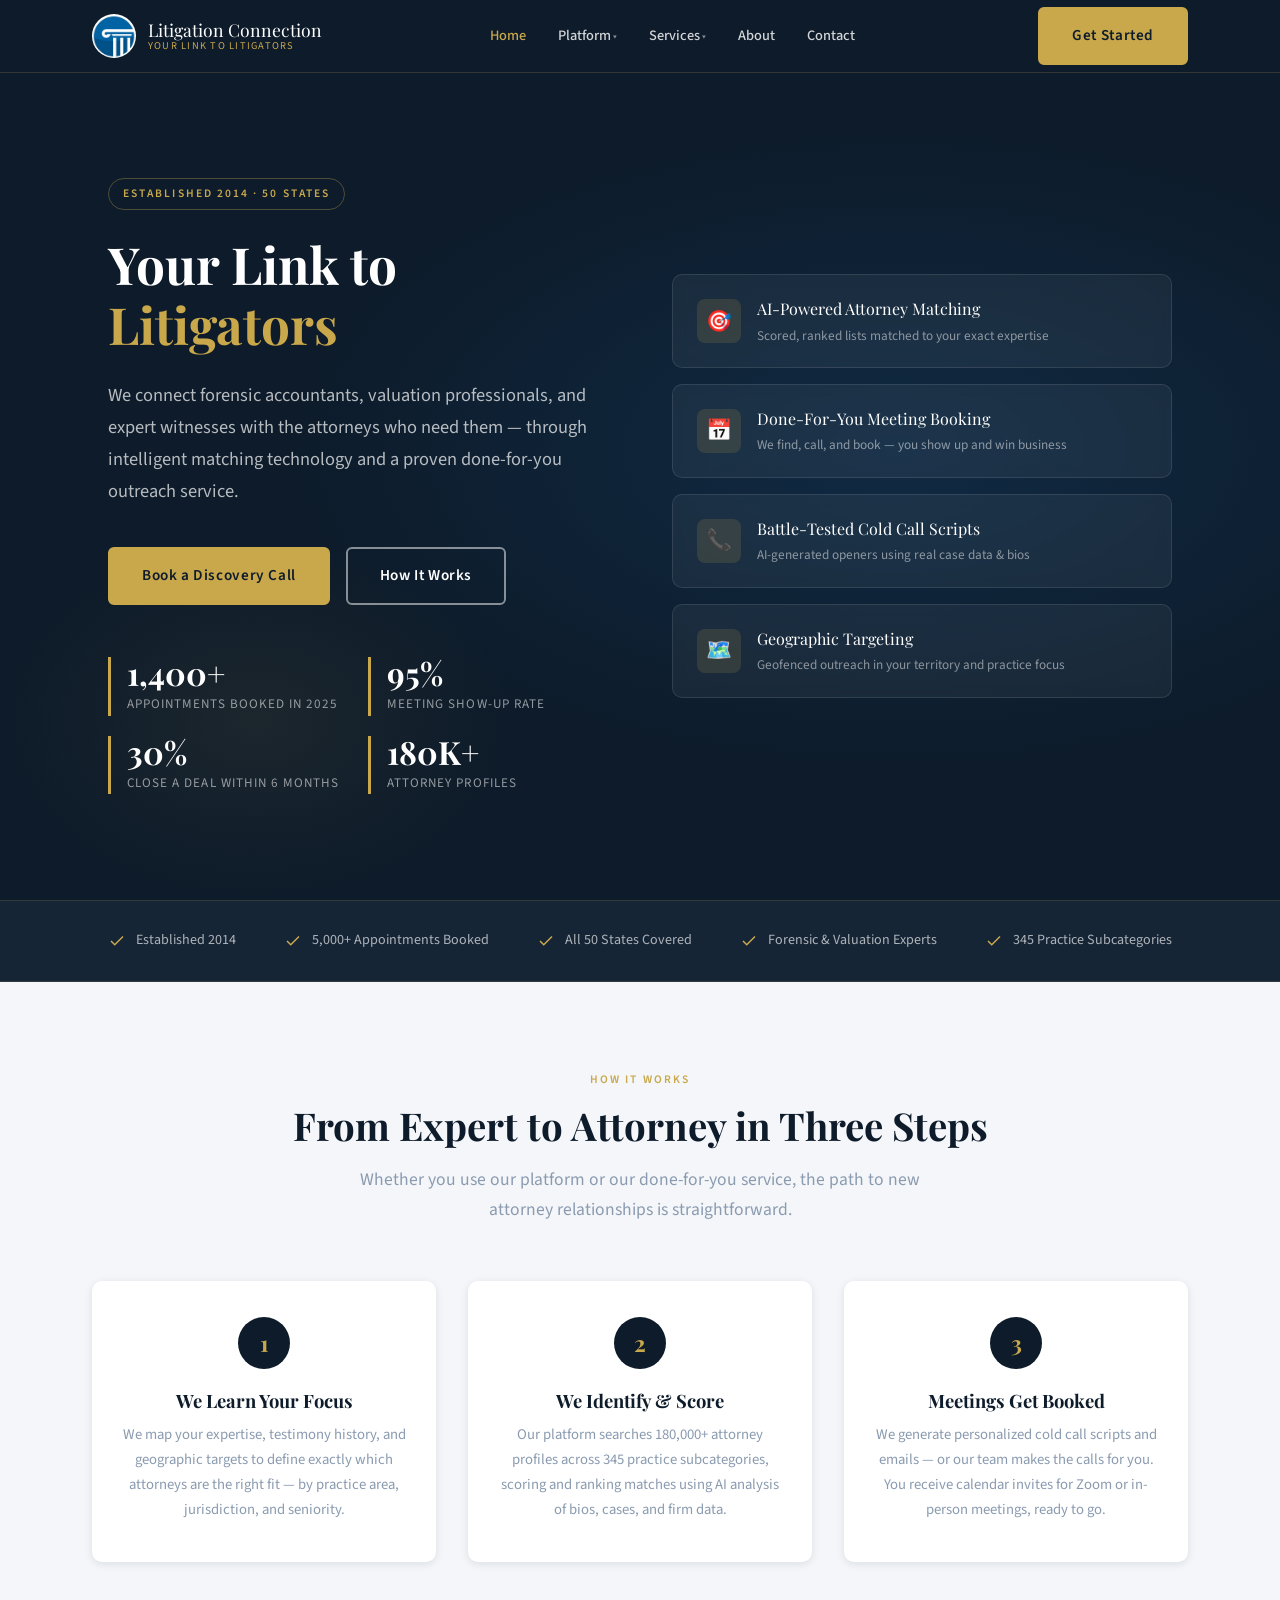
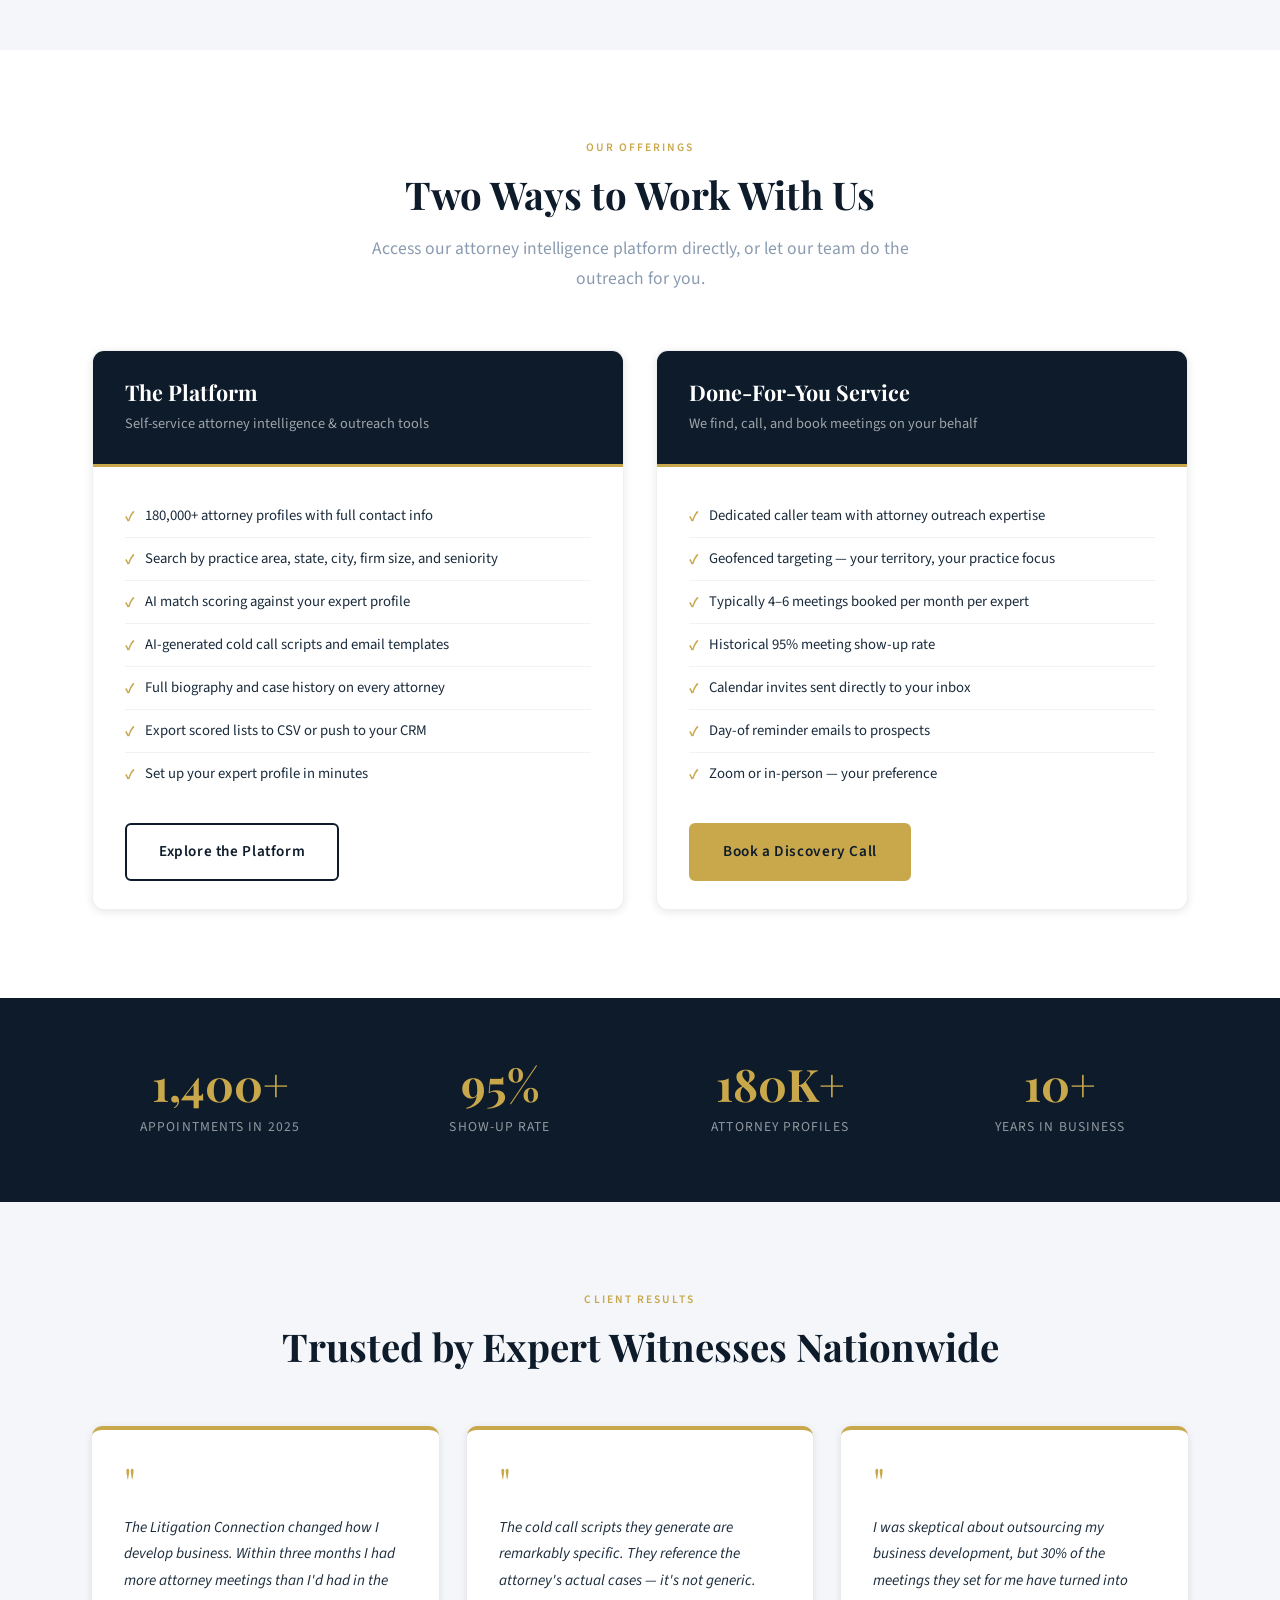
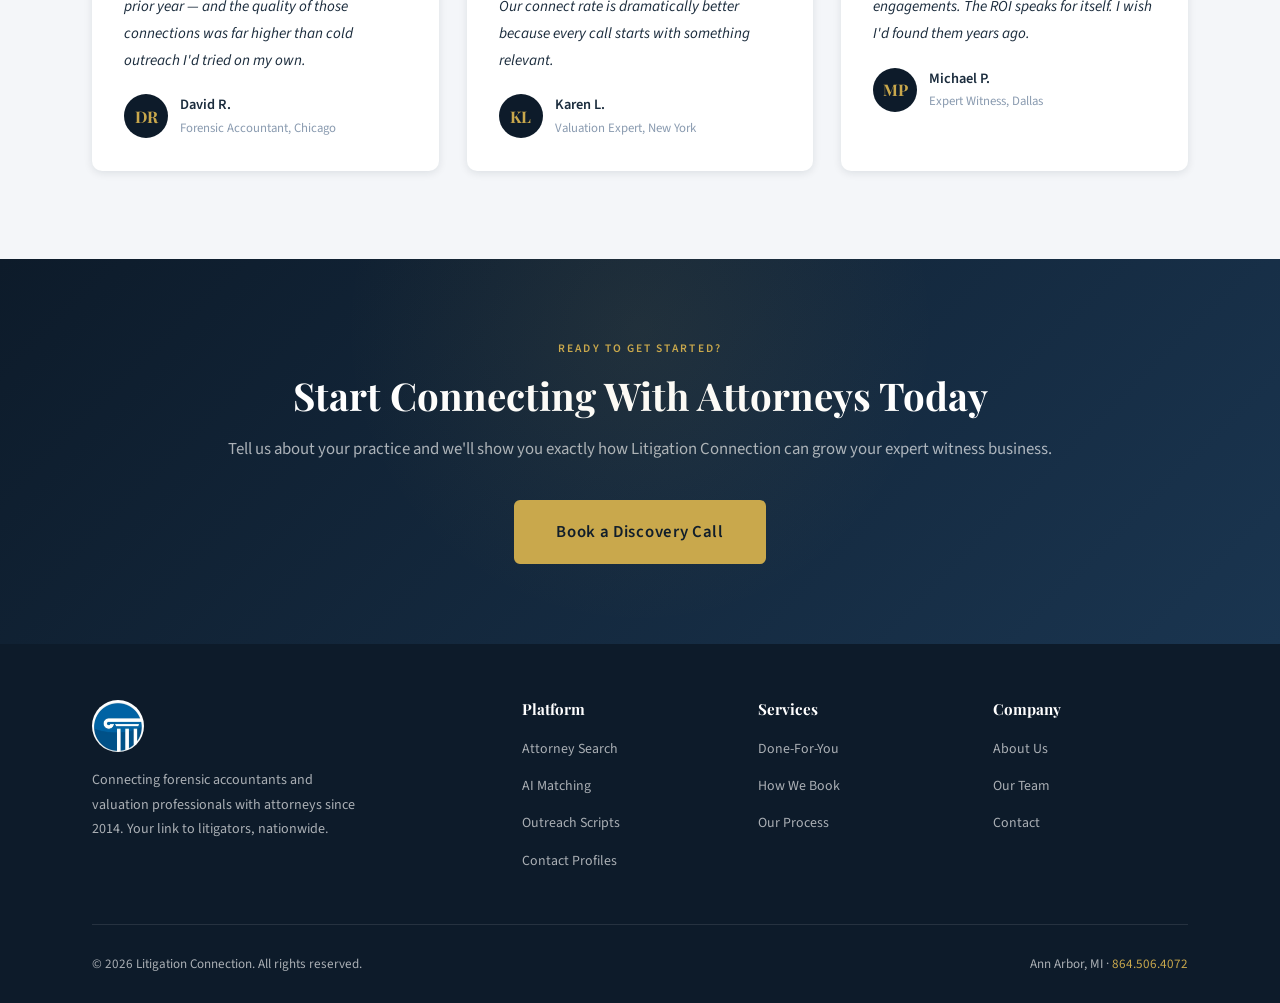
<file: index.html>
<!DOCTYPE html>
<html lang="en">
<head>
  <meta charset="UTF-8">
  <meta name="viewport" content="width=device-width, initial-scale=1.0">
  <title>Litigation Connection — Your Link to Litigators</title>
  <meta name="description" content="Connecting forensic accountants and valuation experts with attorneys since 2014. Done-for-you meeting booking and AI-powered attorney matching platform.">
  <link rel="stylesheet" href="css/style.css">
</head>
<body>

<!-- NAVBAR -->
<nav class="navbar">
  <div class="navbar-inner">
    <a href="index.html" class="navbar-brand">
      <img data-img="LOGO" src="" alt="Litigation Connection Logo" class="navbar-logo">
      <div class="navbar-name">Litigation Connection<span>Your Link to Litigators</span></div>
    </a>
    <ul class="navbar-nav">
      <li><a href="index.html">Home</a></li>
      <li class="has-dropdown">
        <a href="platform.html">Platform</a>
        <div class="dropdown-menu">
          <a href="platform.html#search">Attorney Search &amp; Filtering</a>
          <a href="platform.html#matching">AI Match Scoring</a>
          <a href="platform.html#scripts">Cold Call &amp; Email Scripts</a>
          <a href="platform.html#profiles">Full Contact &amp; Bios</a>
          <a href="platform.html#expert">Expert Profile Setup</a>
        </div>
      </li>
      <li class="has-dropdown">
        <a href="services.html">Services</a>
        <div class="dropdown-menu">
          <a href="services.html#done-for-you">Done-For-You Meetings</a>
          <a href="services.html#how-we-book">How We Book Meetings</a>
          <a href="services.html#process">Our Process</a>
        </div>
      </li>
      <li><a href="about.html">About</a></li>
      <li><a href="contact.html">Contact</a></li>
    </ul>
    <a href="contact.html" class="btn btn-primary navbar-cta">Get Started</a>
    <button class="hamburger" aria-label="Menu">
      <span></span><span></span><span></span>
    </button>
  </div>
</nav>

<!-- HERO -->
<section class="hero">
  <div class="container">
    <div class="hero-grid">
      <div class="hero-content">
        <span class="hero-eyebrow">Established 2014 · 50 States</span>
        <h1>Your Link to<br><em>Litigators</em></h1>
        <p class="hero-sub">We connect forensic accountants, valuation professionals, and expert witnesses with the attorneys who need them — through intelligent matching technology and a proven done-for-you outreach service.</p>
        <div class="hero-actions">
          <a href="contact.html" class="btn btn-primary">Book a Discovery Call</a>
          <a href="services.html" class="btn btn-outline">How It Works</a>
        </div>
        <div class="hero-stats">
          <div class="hero-stat">
            <div class="hero-stat-num">1,400+</div>
            <div class="hero-stat-label">Appointments Booked in 2025</div>
          </div>
          <div class="hero-stat">
            <div class="hero-stat-num">95%</div>
            <div class="hero-stat-label">Meeting Show-Up Rate</div>
          </div>
          <div class="hero-stat">
            <div class="hero-stat-num">30%</div>
            <div class="hero-stat-label">Close a Deal Within 6 Months</div>
          </div>
          <div class="hero-stat">
            <div class="hero-stat-num">180K+</div>
            <div class="hero-stat-label">Attorney Profiles</div>
          </div>
        </div>
      </div>
      <div class="hero-visual">
        <div class="hero-card">
          <div class="hero-card-icon">🎯</div>
          <div>
            <div class="hero-card-title">AI-Powered Attorney Matching</div>
            <div class="hero-card-sub">Scored, ranked lists matched to your exact expertise</div>
          </div>
        </div>
        <div class="hero-card">
          <div class="hero-card-icon">📅</div>
          <div>
            <div class="hero-card-title">Done-For-You Meeting Booking</div>
            <div class="hero-card-sub">We find, call, and book — you show up and win business</div>
          </div>
        </div>
        <div class="hero-card">
          <div class="hero-card-icon">📞</div>
          <div>
            <div class="hero-card-title">Battle-Tested Cold Call Scripts</div>
            <div class="hero-card-sub">AI-generated openers using real case data &amp; bios</div>
          </div>
        </div>
        <div class="hero-card">
          <div class="hero-card-icon">🗺️</div>
          <div>
            <div class="hero-card-title">Geographic Targeting</div>
            <div class="hero-card-sub">Geofenced outreach in your territory and practice focus</div>
          </div>
        </div>
      </div>
    </div>
  </div>
</section>

<!-- TRUST BAR -->
<div class="trust-bar">
  <div class="trust-bar-inner">
    <div class="trust-item">
      <svg width="18" height="18" viewBox="0 0 24 24" fill="none" stroke="currentColor" stroke-width="2"><polyline points="20 6 9 17 4 12"/></svg>
      Established 2014
    </div>
    <div class="trust-item">
      <svg width="18" height="18" viewBox="0 0 24 24" fill="none" stroke="currentColor" stroke-width="2"><polyline points="20 6 9 17 4 12"/></svg>
      5,000+ Appointments Booked
    </div>
    <div class="trust-item">
      <svg width="18" height="18" viewBox="0 0 24 24" fill="none" stroke="currentColor" stroke-width="2"><polyline points="20 6 9 17 4 12"/></svg>
      All 50 States Covered
    </div>
    <div class="trust-item">
      <svg width="18" height="18" viewBox="0 0 24 24" fill="none" stroke="currentColor" stroke-width="2"><polyline points="20 6 9 17 4 12"/></svg>
      Forensic &amp; Valuation Experts
    </div>
    <div class="trust-item">
      <svg width="18" height="18" viewBox="0 0 24 24" fill="none" stroke="currentColor" stroke-width="2"><polyline points="20 6 9 17 4 12"/></svg>
      345 Practice Subcategories
    </div>
  </div>
</div>

<!-- HOW IT WORKS -->
<section class="section section--light">
  <div class="container">
    <div class="section-header centered">
      <div class="section-label">How It Works</div>
      <h2 class="section-title">From Expert to Attorney in Three Steps</h2>
      <p class="section-sub">Whether you use our platform or our done-for-you service, the path to new attorney relationships is straightforward.</p>
    </div>
    <div class="steps">
      <div class="step fade-up">
        <div class="step-num">1</div>
        <h3>We Learn Your Focus</h3>
        <p>We map your expertise, testimony history, and geographic targets to define exactly which attorneys are the right fit — by practice area, jurisdiction, and seniority.</p>
      </div>
      <div class="step fade-up">
        <div class="step-num">2</div>
        <h3>We Identify &amp; Score</h3>
        <p>Our platform searches 180,000+ attorney profiles across 345 practice subcategories, scoring and ranking matches using AI analysis of bios, cases, and firm data.</p>
      </div>
      <div class="step fade-up">
        <div class="step-num">3</div>
        <h3>Meetings Get Booked</h3>
        <p>We generate personalized cold call scripts and emails — or our team makes the calls for you. You receive calendar invites for Zoom or in-person meetings, ready to go.</p>
      </div>
    </div>
  </div>
</section>

<!-- OFFERINGS -->
<section class="section">
  <div class="container">
    <div class="section-header centered">
      <div class="section-label">Our Offerings</div>
      <h2 class="section-title">Two Ways to Work With Us</h2>
      <p class="section-sub">Access our attorney intelligence platform directly, or let our team do the outreach for you.</p>
    </div>
    <div class="offerings">
      <div class="offering-card fade-up">
        <div class="offering-card-header">
          <h3>The Platform</h3>
          <p>Self-service attorney intelligence &amp; outreach tools</p>
        </div>
        <div class="offering-card-body">
          <ul class="offering-list">
            <li>180,000+ attorney profiles with full contact info</li>
            <li>Search by practice area, state, city, firm size, and seniority</li>
            <li>AI match scoring against your expert profile</li>
            <li>AI-generated cold call scripts and email templates</li>
            <li>Full biography and case history on every attorney</li>
            <li>Export scored lists to CSV or push to your CRM</li>
            <li>Set up your expert profile in minutes</li>
          </ul>
        </div>
        <div class="offering-cta">
          <a href="platform.html" class="btn btn-outline-navy">Explore the Platform</a>
        </div>
      </div>
      <div class="offering-card fade-up">
        <div class="offering-card-header">
          <h3>Done-For-You Service</h3>
          <p>We find, call, and book meetings on your behalf</p>
        </div>
        <div class="offering-card-body">
          <ul class="offering-list">
            <li>Dedicated caller team with attorney outreach expertise</li>
            <li>Geofenced targeting — your territory, your practice focus</li>
            <li>Typically 4–6 meetings booked per month per expert</li>
            <li>Historical 95% meeting show-up rate</li>
            <li>Calendar invites sent directly to your inbox</li>
            <li>Day-of reminder emails to prospects</li>
            <li>Zoom or in-person — your preference</li>
          </ul>
        </div>
        <div class="offering-cta">
          <a href="contact.html" class="btn btn-primary">Book a Discovery Call</a>
        </div>
      </div>
    </div>
  </div>
</section>

<!-- STATS BAND -->
<div class="stats-band">
  <div class="container">
    <div class="stats-grid">
      <div class="fade-up">
        <div class="stat-num">1,400+</div>
        <div class="stat-label">Appointments in 2025</div>
      </div>
      <div class="fade-up">
        <div class="stat-num">95%</div>
        <div class="stat-label">Show-Up Rate</div>
      </div>
      <div class="fade-up">
        <div class="stat-num">180K+</div>
        <div class="stat-label">Attorney Profiles</div>
      </div>
      <div class="fade-up">
        <div class="stat-num">10+</div>
        <div class="stat-label">Years in Business</div>
      </div>
    </div>
  </div>
</div>

<!-- TESTIMONIALS -->
<section class="section section--light">
  <div class="container">
    <div class="section-header centered">
      <div class="section-label">Client Results</div>
      <h2 class="section-title">Trusted by Expert Witnesses Nationwide</h2>
    </div>
    <div class="testimonials">
      <div class="testimonial fade-up">
        <div class="testimonial-quote">"</div>
        <p>The Litigation Connection changed how I develop business. Within three months I had more attorney meetings than I'd had in the prior year — and the quality of those connections was far higher than cold outreach I'd tried on my own.</p>
        <div class="testimonial-author">
          <div class="testimonial-avatar">DR</div>
          <div>
            <div class="testimonial-name">David R.</div>
            <div class="testimonial-title">Forensic Accountant, Chicago</div>
          </div>
        </div>
      </div>
      <div class="testimonial fade-up">
        <div class="testimonial-quote">"</div>
        <p>The cold call scripts they generate are remarkably specific. They reference the attorney's actual cases — it's not generic. Our connect rate is dramatically better because every call starts with something relevant.</p>
        <div class="testimonial-author">
          <div class="testimonial-avatar">KL</div>
          <div>
            <div class="testimonial-name">Karen L.</div>
            <div class="testimonial-title">Valuation Expert, New York</div>
          </div>
        </div>
      </div>
      <div class="testimonial fade-up">
        <div class="testimonial-quote">"</div>
        <p>I was skeptical about outsourcing my business development, but 30% of the meetings they set for me have turned into engagements. The ROI speaks for itself. I wish I'd found them years ago.</p>
        <div class="testimonial-author">
          <div class="testimonial-avatar">MP</div>
          <div>
            <div class="testimonial-name">Michael P.</div>
            <div class="testimonial-title">Expert Witness, Dallas</div>
          </div>
        </div>
      </div>
    </div>
  </div>
</section>

<!-- CTA BAND -->
<div class="cta-band">
  <div class="container">
    <div class="section-label" style="color:var(--gold);display:block;margin-bottom:12px;">Ready to Get Started?</div>
    <h2>Start Connecting With Attorneys Today</h2>
    <p>Tell us about your practice and we'll show you exactly how Litigation Connection can grow your expert witness business.</p>
    <a href="contact.html" class="btn btn-primary">Book a Discovery Call</a>
  </div>
</div>

<!-- FOOTER -->
<footer class="footer">
  <div class="container">
    <div class="footer-grid">
      <div class="footer-brand">
        <img data-img="LOGO" src="" alt="Litigation Connection" class="footer-brand-logo">
        <p>Connecting forensic accountants and valuation professionals with attorneys since 2014. Your link to litigators, nationwide.</p>
      </div>
      <div class="footer-col">
        <h4>Platform</h4>
        <ul>
          <li><a href="platform.html#search">Attorney Search</a></li>
          <li><a href="platform.html#matching">AI Matching</a></li>
          <li><a href="platform.html#scripts">Outreach Scripts</a></li>
          <li><a href="platform.html#profiles">Contact Profiles</a></li>
        </ul>
      </div>
      <div class="footer-col">
        <h4>Services</h4>
        <ul>
          <li><a href="services.html#done-for-you">Done-For-You</a></li>
          <li><a href="services.html#how-we-book">How We Book</a></li>
          <li><a href="services.html#process">Our Process</a></li>
        </ul>
      </div>
      <div class="footer-col">
        <h4>Company</h4>
        <ul>
          <li><a href="about.html">About Us</a></li>
          <li><a href="about.html#team">Our Team</a></li>
          <li><a href="contact.html">Contact</a></li>
        </ul>
      </div>
    </div>
    <div class="footer-bottom">
      <span>© 2026 Litigation Connection. All rights reserved.</span>
      <span>Ann Arbor, MI · <a href="tel:+18645064072">864.506.4072</a></span>
    </div>
  </div>
</footer>

<script src="js/images.js"></script>
<script src="js/main.js"></script>
</body>
</html>
</file>
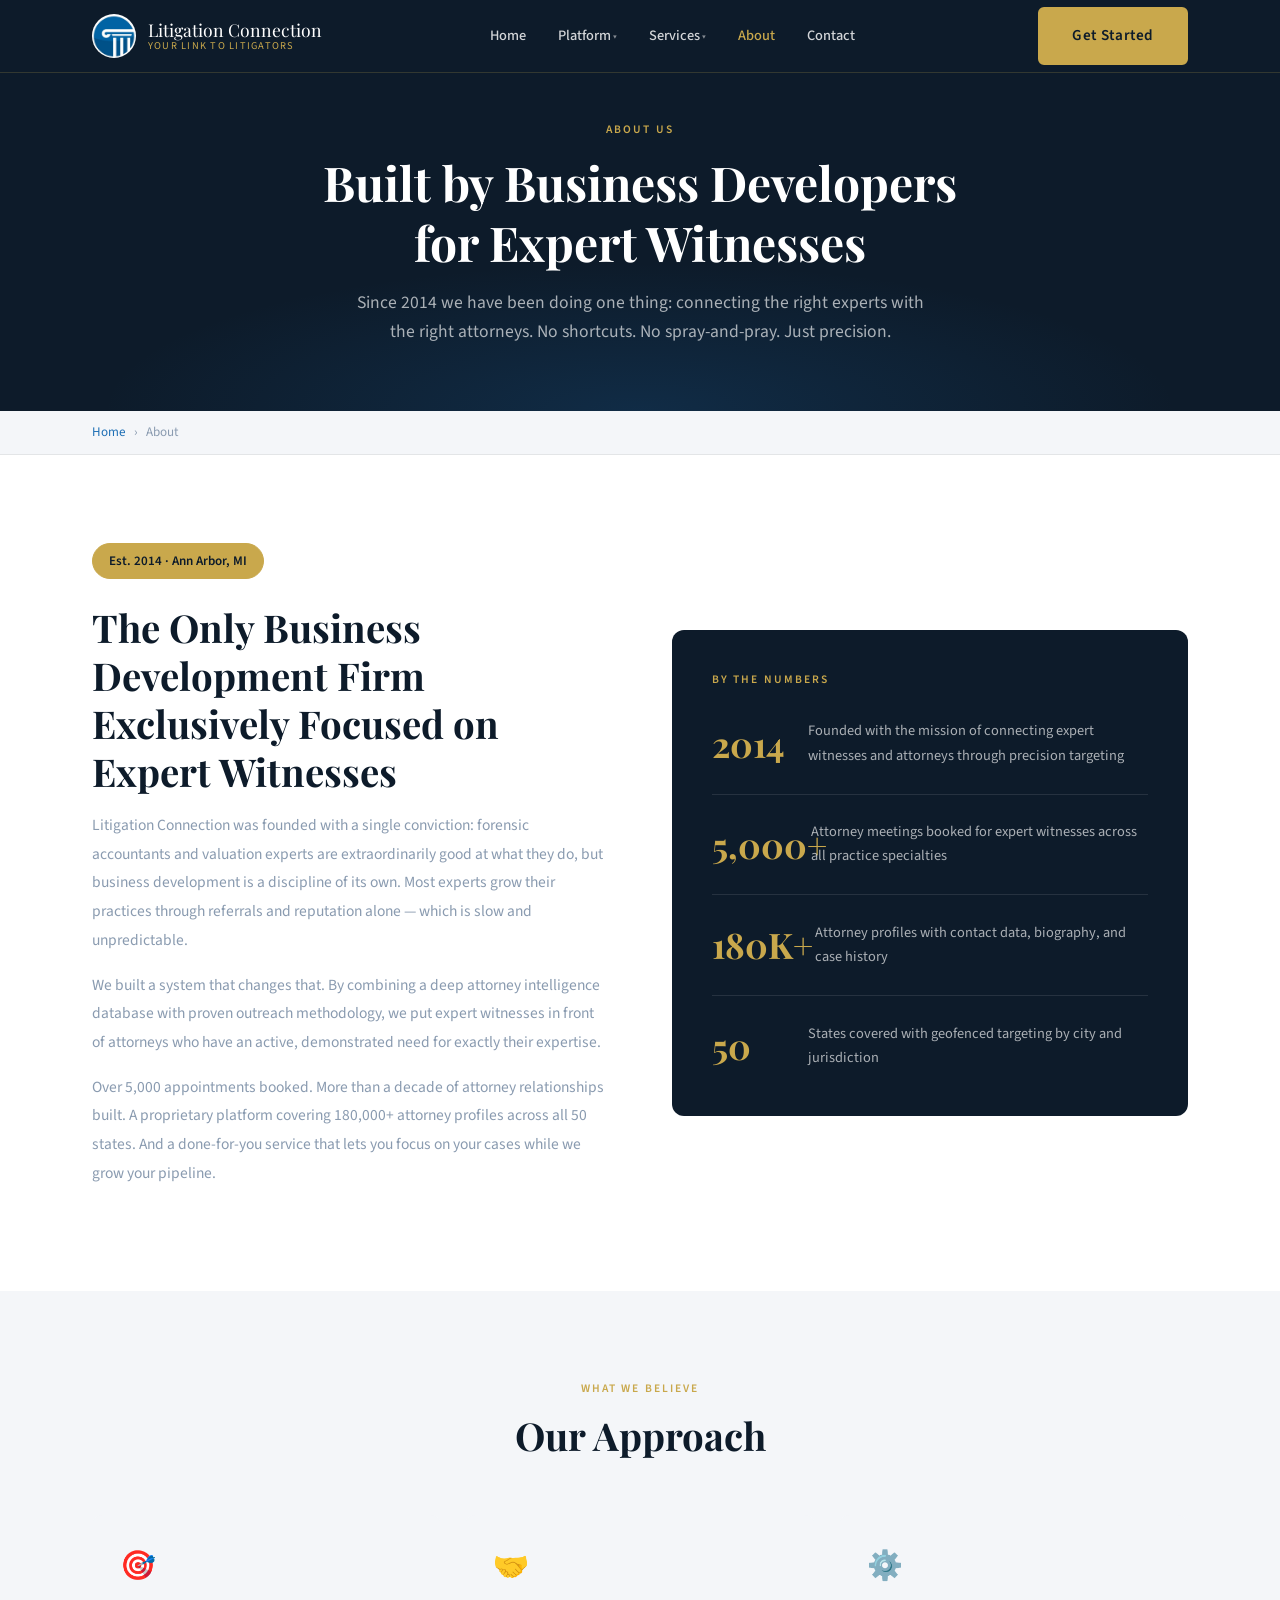
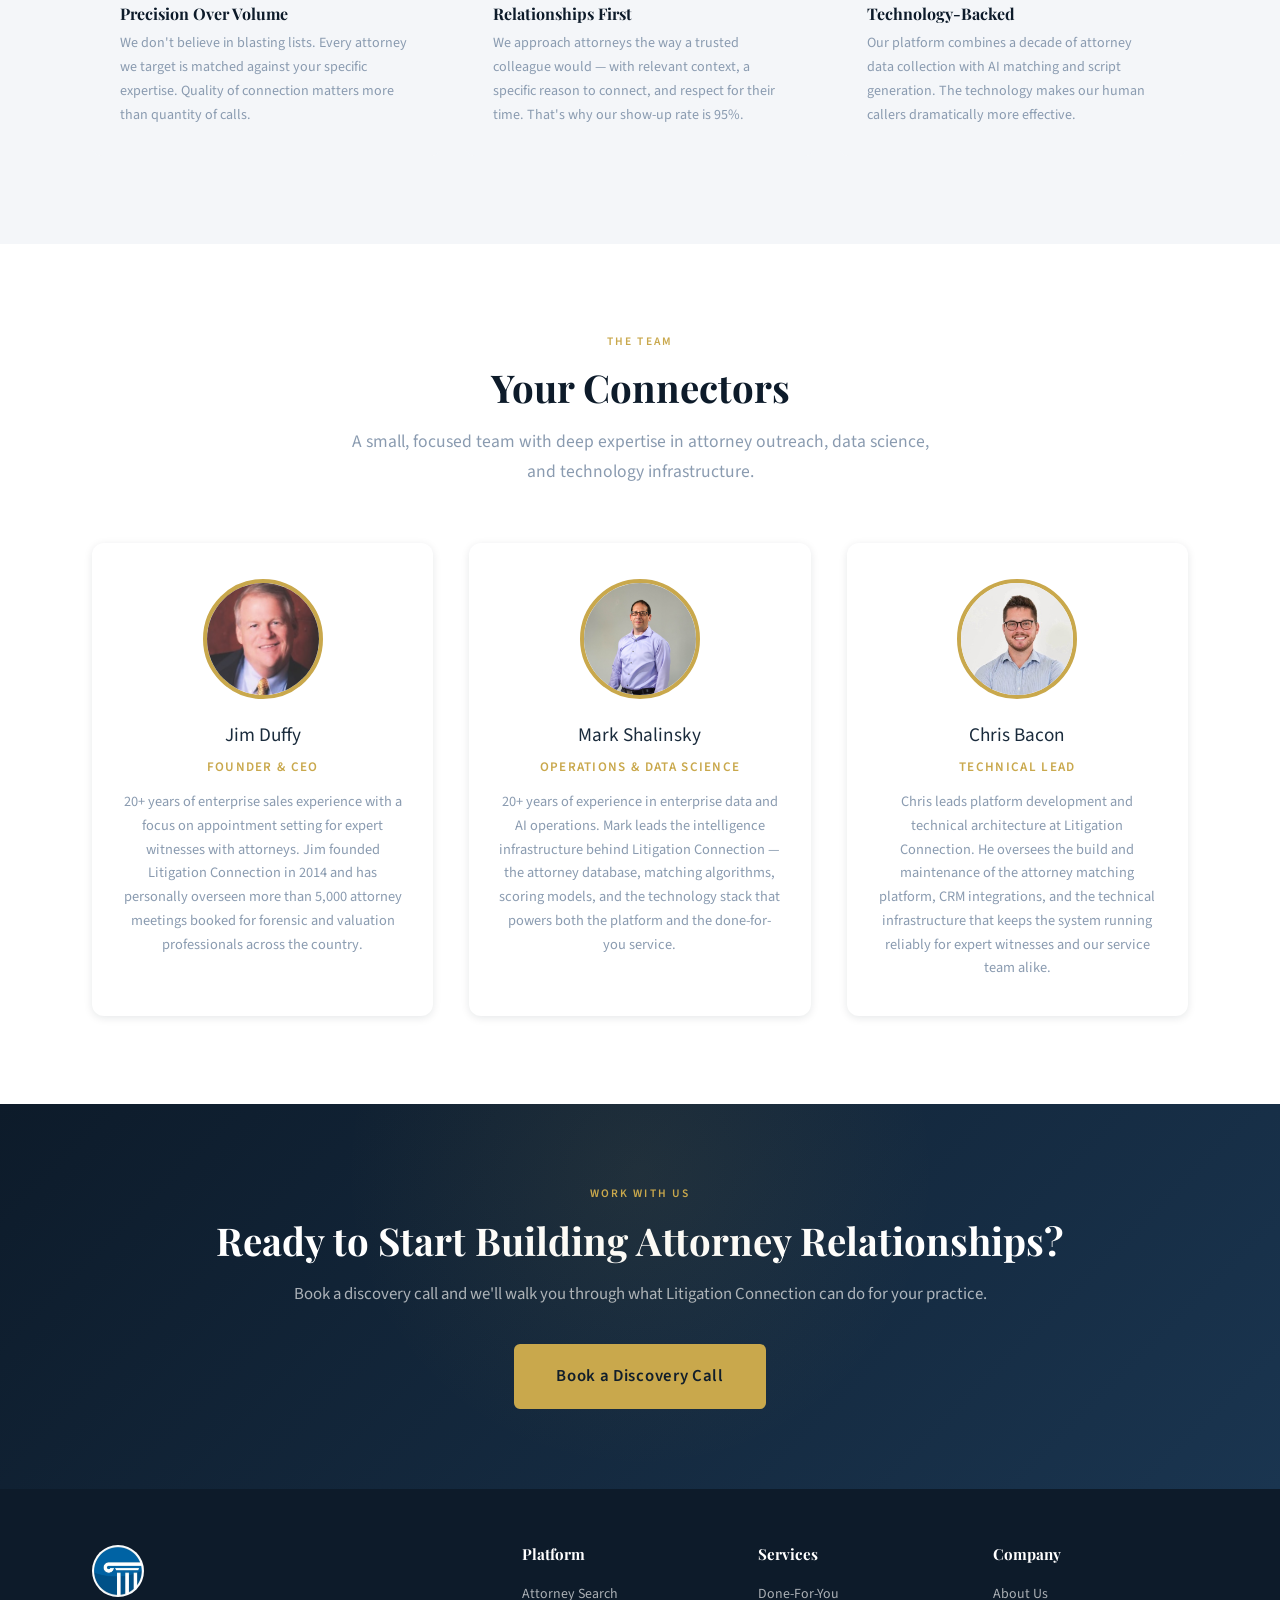
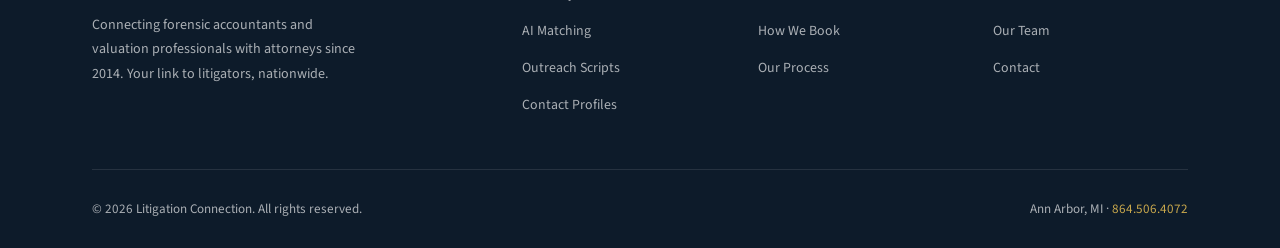
<file: about.html>
<!DOCTYPE html>
<html lang="en">
<head>
  <meta charset="UTF-8">
  <meta name="viewport" content="width=device-width, initial-scale=1.0">
  <title>About — Litigation Connection</title>
  <meta name="description" content="Litigation Connection was founded in 2014 to help forensic accountants and expert witnesses build meaningful attorney relationships. Meet the team.">
  <link rel="stylesheet" href="css/style.css">
</head>
<body>

<!-- NAVBAR -->
<nav class="navbar">
  <div class="navbar-inner">
    <a href="index.html" class="navbar-brand">
      <img data-img="LOGO" src="" alt="Litigation Connection Logo" class="navbar-logo">
      <div class="navbar-name">Litigation Connection<span>Your Link to Litigators</span></div>
    </a>
    <ul class="navbar-nav">
      <li><a href="index.html">Home</a></li>
      <li class="has-dropdown">
        <a href="platform.html">Platform</a>
        <div class="dropdown-menu">
          <a href="platform.html#search">Attorney Search &amp; Filtering</a>
          <a href="platform.html#matching">AI Match Scoring</a>
          <a href="platform.html#scripts">Cold Call &amp; Email Scripts</a>
          <a href="platform.html#profiles">Full Contact &amp; Bios</a>
          <a href="platform.html#expert">Expert Profile Setup</a>
        </div>
      </li>
      <li class="has-dropdown">
        <a href="services.html">Services</a>
        <div class="dropdown-menu">
          <a href="services.html#done-for-you">Done-For-You Meetings</a>
          <a href="services.html#how-we-book">How We Book Meetings</a>
          <a href="services.html#process">Our Process</a>
        </div>
      </li>
      <li><a href="about.html" class="active">About</a></li>
      <li><a href="contact.html">Contact</a></li>
    </ul>
    <a href="contact.html" class="btn btn-primary navbar-cta">Get Started</a>
    <button class="hamburger" aria-label="Menu">
      <span></span><span></span><span></span>
    </button>
  </div>
</nav>

<!-- PAGE HERO -->
<section class="page-hero">
  <div class="container">
    <div class="section-label">About Us</div>
    <h1>Built by Business Developers<br>for Expert Witnesses</h1>
    <p>Since 2014 we have been doing one thing: connecting the right experts with the right attorneys. No shortcuts. No spray-and-pray. Just precision.</p>
  </div>
</section>

<!-- BREADCRUMB -->
<div class="breadcrumb">
  <div class="container">
    <a href="index.html">Home</a><span>›</span>About
  </div>
</div>

<!-- ABOUT INTRO -->
<section class="section">
  <div class="container">
    <div class="about-intro fade-up">
      <div>
        <div class="about-badge about-badge-gold">Est. 2014 · Ann Arbor, MI</div>
        <h2 class="section-title" style="margin-top:12px;">The Only Business Development Firm Exclusively Focused on Expert Witnesses</h2>
        <p>Litigation Connection was founded with a single conviction: forensic accountants and valuation experts are extraordinarily good at what they do, but business development is a discipline of its own. Most experts grow their practices through referrals and reputation alone — which is slow and unpredictable.</p>
        <p>We built a system that changes that. By combining a deep attorney intelligence database with proven outreach methodology, we put expert witnesses in front of attorneys who have an active, demonstrated need for exactly their expertise.</p>
        <p>Over 5,000 appointments booked. More than a decade of attorney relationships built. A proprietary platform covering 180,000+ attorney profiles across all 50 states. And a done-for-you service that lets you focus on your cases while we grow your pipeline.</p>
      </div>
      <div>
        <div style="background:var(--navy);border-radius:12px;padding:40px;">
          <div class="section-label" style="margin-bottom:24px;">By the Numbers</div>
          <div style="display:flex;flex-direction:column;gap:20px;">
            <div style="display:flex;align-items:center;gap:16px;border-bottom:1px solid rgba(255,255,255,0.1);padding-bottom:20px;">
              <div style="font-family:'Playfair Display',serif;font-size:2.2rem;font-weight:700;color:var(--gold);min-width:80px;">2014</div>
              <div style="font-size:0.9rem;color:rgba(255,255,255,0.65);">Founded with the mission of connecting expert witnesses and attorneys through precision targeting</div>
            </div>
            <div style="display:flex;align-items:center;gap:16px;border-bottom:1px solid rgba(255,255,255,0.1);padding-bottom:20px;">
              <div style="font-family:'Playfair Display',serif;font-size:2.2rem;font-weight:700;color:var(--gold);min-width:80px;">5,000+</div>
              <div style="font-size:0.9rem;color:rgba(255,255,255,0.65);">Attorney meetings booked for expert witnesses across all practice specialties</div>
            </div>
            <div style="display:flex;align-items:center;gap:16px;border-bottom:1px solid rgba(255,255,255,0.1);padding-bottom:20px;">
              <div style="font-family:'Playfair Display',serif;font-size:2.2rem;font-weight:700;color:var(--gold);min-width:80px;">180K+</div>
              <div style="font-size:0.9rem;color:rgba(255,255,255,0.65);">Attorney profiles with contact data, biography, and case history</div>
            </div>
            <div style="display:flex;align-items:center;gap:16px;">
              <div style="font-family:'Playfair Display',serif;font-size:2.2rem;font-weight:700;color:var(--gold);min-width:80px;">50</div>
              <div style="font-size:0.9rem;color:rgba(255,255,255,0.65);">States covered with geofenced targeting by city and jurisdiction</div>
            </div>
          </div>
        </div>
      </div>
    </div>
  </div>
</section>

<!-- VALUES -->
<section class="section section--light">
  <div class="container">
    <div class="section-header centered">
      <div class="section-label">What We Believe</div>
      <h2 class="section-title">Our Approach</h2>
    </div>
    <div class="value-grid">
      <div class="value-card fade-up">
        <div class="value-icon">🎯</div>
        <h4>Precision Over Volume</h4>
        <p>We don't believe in blasting lists. Every attorney we target is matched against your specific expertise. Quality of connection matters more than quantity of calls.</p>
      </div>
      <div class="value-card fade-up">
        <div class="value-icon">🤝</div>
        <h4>Relationships First</h4>
        <p>We approach attorneys the way a trusted colleague would — with relevant context, a specific reason to connect, and respect for their time. That's why our show-up rate is 95%.</p>
      </div>
      <div class="value-card fade-up">
        <div class="value-icon">⚙️</div>
        <h4>Technology-Backed</h4>
        <p>Our platform combines a decade of attorney data collection with AI matching and script generation. The technology makes our human callers dramatically more effective.</p>
      </div>
    </div>
  </div>
</section>

<!-- TEAM -->
<section class="section" id="team">
  <div class="container">
    <div class="section-header centered">
      <div class="section-label">The Team</div>
      <h2 class="section-title">Your Connectors</h2>
      <p class="section-sub">A small, focused team with deep expertise in attorney outreach, data science, and technology infrastructure.</p>
    </div>
    <div class="team-grid">
      <div class="team-card fade-up">
        <img data-img="JIM" src="" alt="Jim Duffy" class="team-photo">
        <div class="team-name">Jim Duffy</div>
        <div class="team-role">Founder &amp; CEO</div>
        <div class="team-bio">20+ years of enterprise sales experience with a focus on appointment setting for expert witnesses with attorneys. Jim founded Litigation Connection in 2014 and has personally overseen more than 5,000 attorney meetings booked for forensic and valuation professionals across the country.</div>
      </div>
      <div class="team-card fade-up">
        <img data-img="MARK" src="" alt="Mark Shalinsky" class="team-photo">
        <div class="team-name">Mark Shalinsky</div>
        <div class="team-role">Operations &amp; Data Science</div>
        <div class="team-bio">20+ years of experience in enterprise data and AI operations. Mark leads the intelligence infrastructure behind Litigation Connection — the attorney database, matching algorithms, scoring models, and the technology stack that powers both the platform and the done-for-you service.</div>
      </div>
      <div class="team-card fade-up">
        <img data-img="CHRIS" src="" alt="Chris Bacon" class="team-photo">
        <div class="team-name">Chris Bacon</div>
        <div class="team-role">Technical Lead</div>
        <div class="team-bio">Chris leads platform development and technical architecture at Litigation Connection. He oversees the build and maintenance of the attorney matching platform, CRM integrations, and the technical infrastructure that keeps the system running reliably for expert witnesses and our service team alike.</div>
      </div>
    </div>
  </div>
</section>

<!-- CTA BAND -->
<div class="cta-band">
  <div class="container">
    <div class="section-label" style="color:var(--gold);display:block;margin-bottom:12px;">Work With Us</div>
    <h2>Ready to Start Building Attorney Relationships?</h2>
    <p>Book a discovery call and we'll walk you through what Litigation Connection can do for your practice.</p>
    <a href="contact.html" class="btn btn-primary">Book a Discovery Call</a>
  </div>
</div>

<!-- FOOTER -->
<footer class="footer">
  <div class="container">
    <div class="footer-grid">
      <div class="footer-brand">
        <img data-img="LOGO" src="" alt="Litigation Connection" class="footer-brand-logo">
        <p>Connecting forensic accountants and valuation professionals with attorneys since 2014. Your link to litigators, nationwide.</p>
      </div>
      <div class="footer-col">
        <h4>Platform</h4>
        <ul>
          <li><a href="platform.html#search">Attorney Search</a></li>
          <li><a href="platform.html#matching">AI Matching</a></li>
          <li><a href="platform.html#scripts">Outreach Scripts</a></li>
          <li><a href="platform.html#profiles">Contact Profiles</a></li>
        </ul>
      </div>
      <div class="footer-col">
        <h4>Services</h4>
        <ul>
          <li><a href="services.html#done-for-you">Done-For-You</a></li>
          <li><a href="services.html#how-we-book">How We Book</a></li>
          <li><a href="services.html#process">Our Process</a></li>
        </ul>
      </div>
      <div class="footer-col">
        <h4>Company</h4>
        <ul>
          <li><a href="about.html">About Us</a></li>
          <li><a href="about.html#team">Our Team</a></li>
          <li><a href="contact.html">Contact</a></li>
        </ul>
      </div>
    </div>
    <div class="footer-bottom">
      <span>© 2026 Litigation Connection. All rights reserved.</span>
      <span>Ann Arbor, MI · <a href="tel:+18645064072">864.506.4072</a></span>
    </div>
  </div>
</footer>

<script src="js/images.js"></script>
<script src="js/main.js"></script>
</body>
</html>
</file>
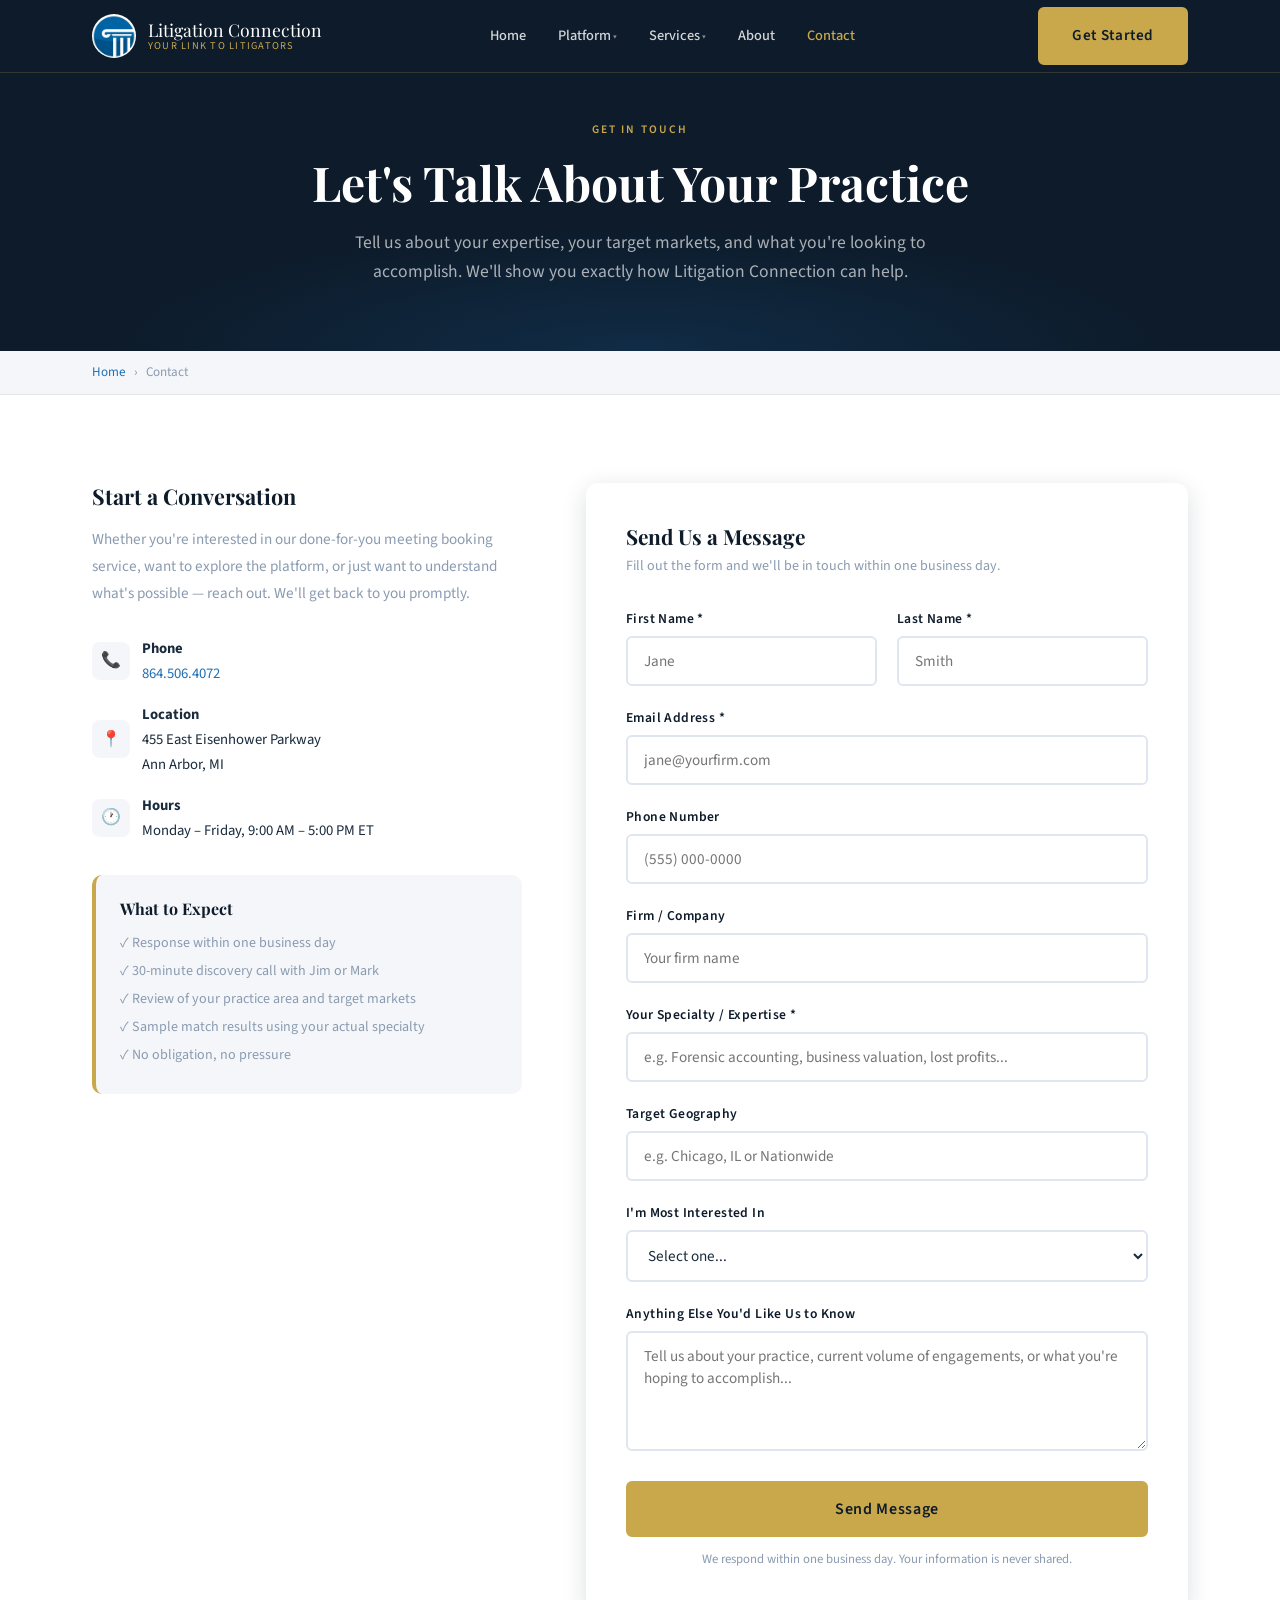
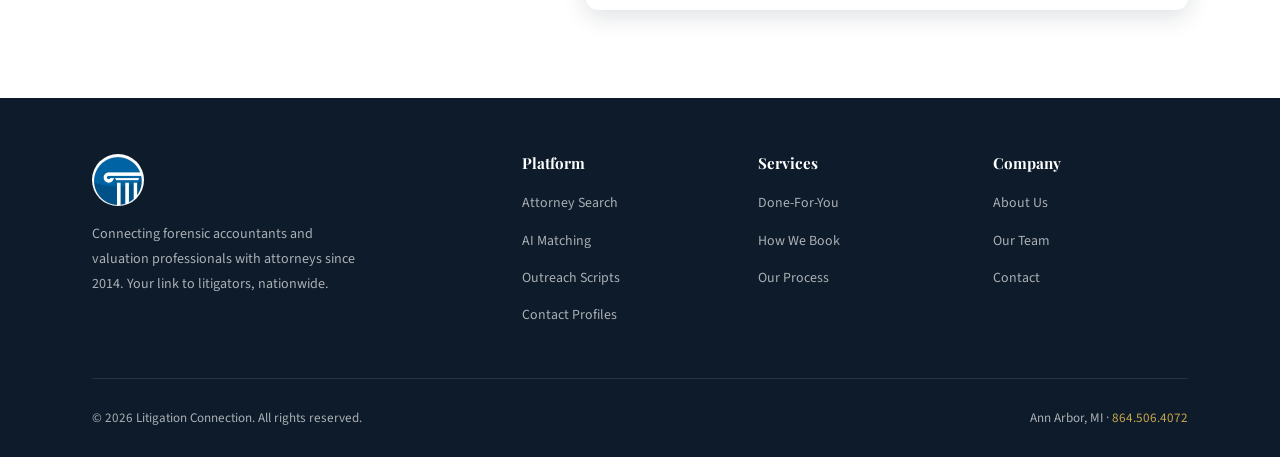
<file: contact.html>
<!DOCTYPE html>
<html lang="en">
<head>
  <meta charset="UTF-8">
  <meta name="viewport" content="width=device-width, initial-scale=1.0">
  <title>Contact — Litigation Connection</title>
  <meta name="description" content="Book a discovery call with the Litigation Connection team. Tell us about your expert witness practice and we'll show you how we can grow your attorney relationships.">
  <link rel="stylesheet" href="css/style.css">
</head>
<body>

<!-- NAVBAR -->
<nav class="navbar">
  <div class="navbar-inner">
    <a href="index.html" class="navbar-brand">
      <img data-img="LOGO" src="" alt="Litigation Connection Logo" class="navbar-logo">
      <div class="navbar-name">Litigation Connection<span>Your Link to Litigators</span></div>
    </a>
    <ul class="navbar-nav">
      <li><a href="index.html">Home</a></li>
      <li class="has-dropdown">
        <a href="platform.html">Platform</a>
        <div class="dropdown-menu">
          <a href="platform.html#search">Attorney Search &amp; Filtering</a>
          <a href="platform.html#matching">AI Match Scoring</a>
          <a href="platform.html#scripts">Cold Call &amp; Email Scripts</a>
          <a href="platform.html#profiles">Full Contact &amp; Bios</a>
          <a href="platform.html#expert">Expert Profile Setup</a>
        </div>
      </li>
      <li class="has-dropdown">
        <a href="services.html">Services</a>
        <div class="dropdown-menu">
          <a href="services.html#done-for-you">Done-For-You Meetings</a>
          <a href="services.html#how-we-book">How We Book Meetings</a>
          <a href="services.html#process">Our Process</a>
        </div>
      </li>
      <li><a href="about.html">About</a></li>
      <li><a href="contact.html" class="active">Contact</a></li>
    </ul>
    <a href="contact.html" class="btn btn-primary navbar-cta">Get Started</a>
    <button class="hamburger" aria-label="Menu">
      <span></span><span></span><span></span>
    </button>
  </div>
</nav>

<!-- PAGE HERO -->
<section class="page-hero">
  <div class="container">
    <div class="section-label">Get In Touch</div>
    <h1>Let's Talk About Your Practice</h1>
    <p>Tell us about your expertise, your target markets, and what you're looking to accomplish. We'll show you exactly how Litigation Connection can help.</p>
  </div>
</section>

<!-- BREADCRUMB -->
<div class="breadcrumb">
  <div class="container">
    <a href="index.html">Home</a><span>›</span>Contact
  </div>
</div>

<!-- CONTACT -->
<section class="section">
  <div class="container">
    <div class="contact-grid">
      <div class="contact-info fade-up">
        <h3>Start a Conversation</h3>
        <p>Whether you're interested in our done-for-you meeting booking service, want to explore the platform, or just want to understand what's possible — reach out. We'll get back to you promptly.</p>

        <div class="contact-detail">
          <div class="contact-detail-icon">📞</div>
          <div>
            <strong>Phone</strong><br>
            <a href="tel:+18645064072" style="color:var(--blue);">864.506.4072</a>
          </div>
        </div>

        <div class="contact-detail">
          <div class="contact-detail-icon">📍</div>
          <div>
            <strong>Location</strong><br>
            455 East Eisenhower Parkway<br>Ann Arbor, MI
          </div>
        </div>

        <div class="contact-detail">
          <div class="contact-detail-icon">🕐</div>
          <div>
            <strong>Hours</strong><br>
            Monday – Friday, 9:00 AM – 5:00 PM ET
          </div>
        </div>

        <div style="background:var(--light);border-radius:10px;padding:24px;margin-top:32px;border-left:4px solid var(--gold);">
          <h4 style="font-size:1rem;margin-bottom:10px;">What to Expect</h4>
          <ul style="list-style:none;font-size:0.88rem;color:var(--mid-gray);line-height:2;">
            <li>✓ Response within one business day</li>
            <li>✓ 30-minute discovery call with Jim or Mark</li>
            <li>✓ Review of your practice area and target markets</li>
            <li>✓ Sample match results using your actual specialty</li>
            <li>✓ No obligation, no pressure</li>
          </ul>
        </div>
      </div>

      <div class="fade-up">
        <div class="form">
          <h3 style="font-size:1.3rem;margin-bottom:6px;">Send Us a Message</h3>
          <p style="font-size:0.88rem;color:var(--mid-gray);margin-bottom:28px;">Fill out the form and we'll be in touch within one business day.</p>

          <form id="contactForm">
            <div class="form-row">
              <div class="form-group">
                <label for="firstName">First Name *</label>
                <input type="text" id="firstName" name="firstName" required placeholder="Jane">
              </div>
              <div class="form-group">
                <label for="lastName">Last Name *</label>
                <input type="text" id="lastName" name="lastName" required placeholder="Smith">
              </div>
            </div>

            <div class="form-group">
              <label for="email">Email Address *</label>
              <input type="email" id="email" name="email" required placeholder="jane@yourfirm.com">
            </div>

            <div class="form-group">
              <label for="phone">Phone Number</label>
              <input type="tel" id="phone" name="phone" placeholder="(555) 000-0000">
            </div>

            <div class="form-group">
              <label for="firm">Firm / Company</label>
              <input type="text" id="firm" name="firm" placeholder="Your firm name">
            </div>

            <div class="form-group">
              <label for="specialty">Your Specialty / Expertise *</label>
              <input type="text" id="specialty" name="specialty" required placeholder="e.g. Forensic accounting, business valuation, lost profits...">
            </div>

            <div class="form-group">
              <label for="geography">Target Geography</label>
              <input type="text" id="geography" name="geography" placeholder="e.g. Chicago, IL or Nationwide">
            </div>

            <div class="form-group">
              <label for="interest">I'm Most Interested In</label>
              <select id="interest" name="interest">
                <option value="">Select one...</option>
                <option value="done-for-you">Done-For-You Meeting Booking</option>
                <option value="platform">The Attorney Intelligence Platform</option>
                <option value="both">Both — tell me more</option>
                <option value="other">Other / Not Sure Yet</option>
              </select>
            </div>

            <div class="form-group">
              <label for="message">Anything Else You'd Like Us to Know</label>
              <textarea id="message" name="message" placeholder="Tell us about your practice, current volume of engagements, or what you're hoping to accomplish..."></textarea>
            </div>

            <button type="submit" class="btn btn-primary form-submit">Send Message</button>
            <p class="form-note">We respond within one business day. Your information is never shared.</p>
          </form>
        </div>
      </div>
    </div>
  </div>
</section>

<!-- FOOTER -->
<footer class="footer">
  <div class="container">
    <div class="footer-grid">
      <div class="footer-brand">
        <img data-img="LOGO" src="" alt="Litigation Connection" class="footer-brand-logo">
        <p>Connecting forensic accountants and valuation professionals with attorneys since 2014. Your link to litigators, nationwide.</p>
      </div>
      <div class="footer-col">
        <h4>Platform</h4>
        <ul>
          <li><a href="platform.html#search">Attorney Search</a></li>
          <li><a href="platform.html#matching">AI Matching</a></li>
          <li><a href="platform.html#scripts">Outreach Scripts</a></li>
          <li><a href="platform.html#profiles">Contact Profiles</a></li>
        </ul>
      </div>
      <div class="footer-col">
        <h4>Services</h4>
        <ul>
          <li><a href="services.html#done-for-you">Done-For-You</a></li>
          <li><a href="services.html#how-we-book">How We Book</a></li>
          <li><a href="services.html#process">Our Process</a></li>
        </ul>
      </div>
      <div class="footer-col">
        <h4>Company</h4>
        <ul>
          <li><a href="about.html">About Us</a></li>
          <li><a href="about.html#team">Our Team</a></li>
          <li><a href="contact.html">Contact</a></li>
        </ul>
      </div>
    </div>
    <div class="footer-bottom">
      <span>© 2026 Litigation Connection. All rights reserved.</span>
      <span>Ann Arbor, MI · <a href="tel:+18645064072">864.506.4072</a></span>
    </div>
  </div>
</footer>

<script src="js/images.js"></script>
<script src="js/main.js"></script>
</body>
</html>
</file>
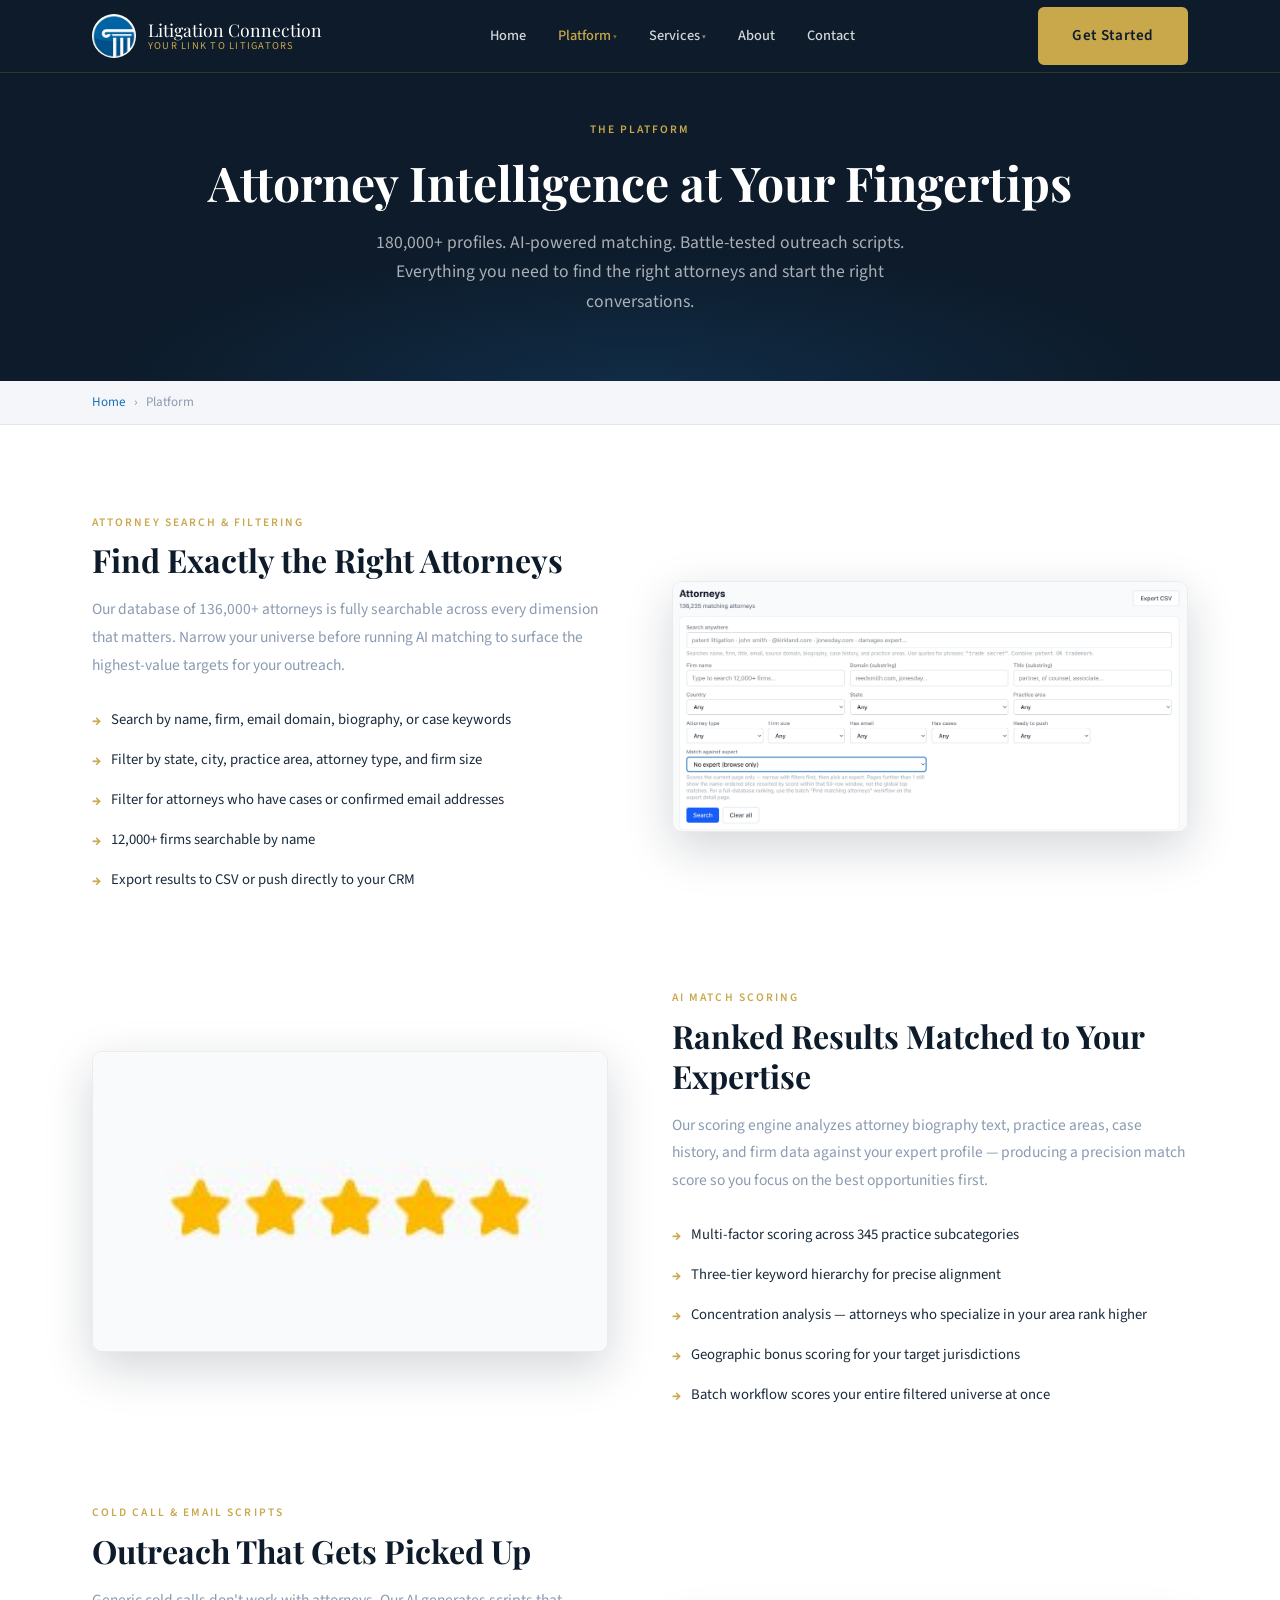
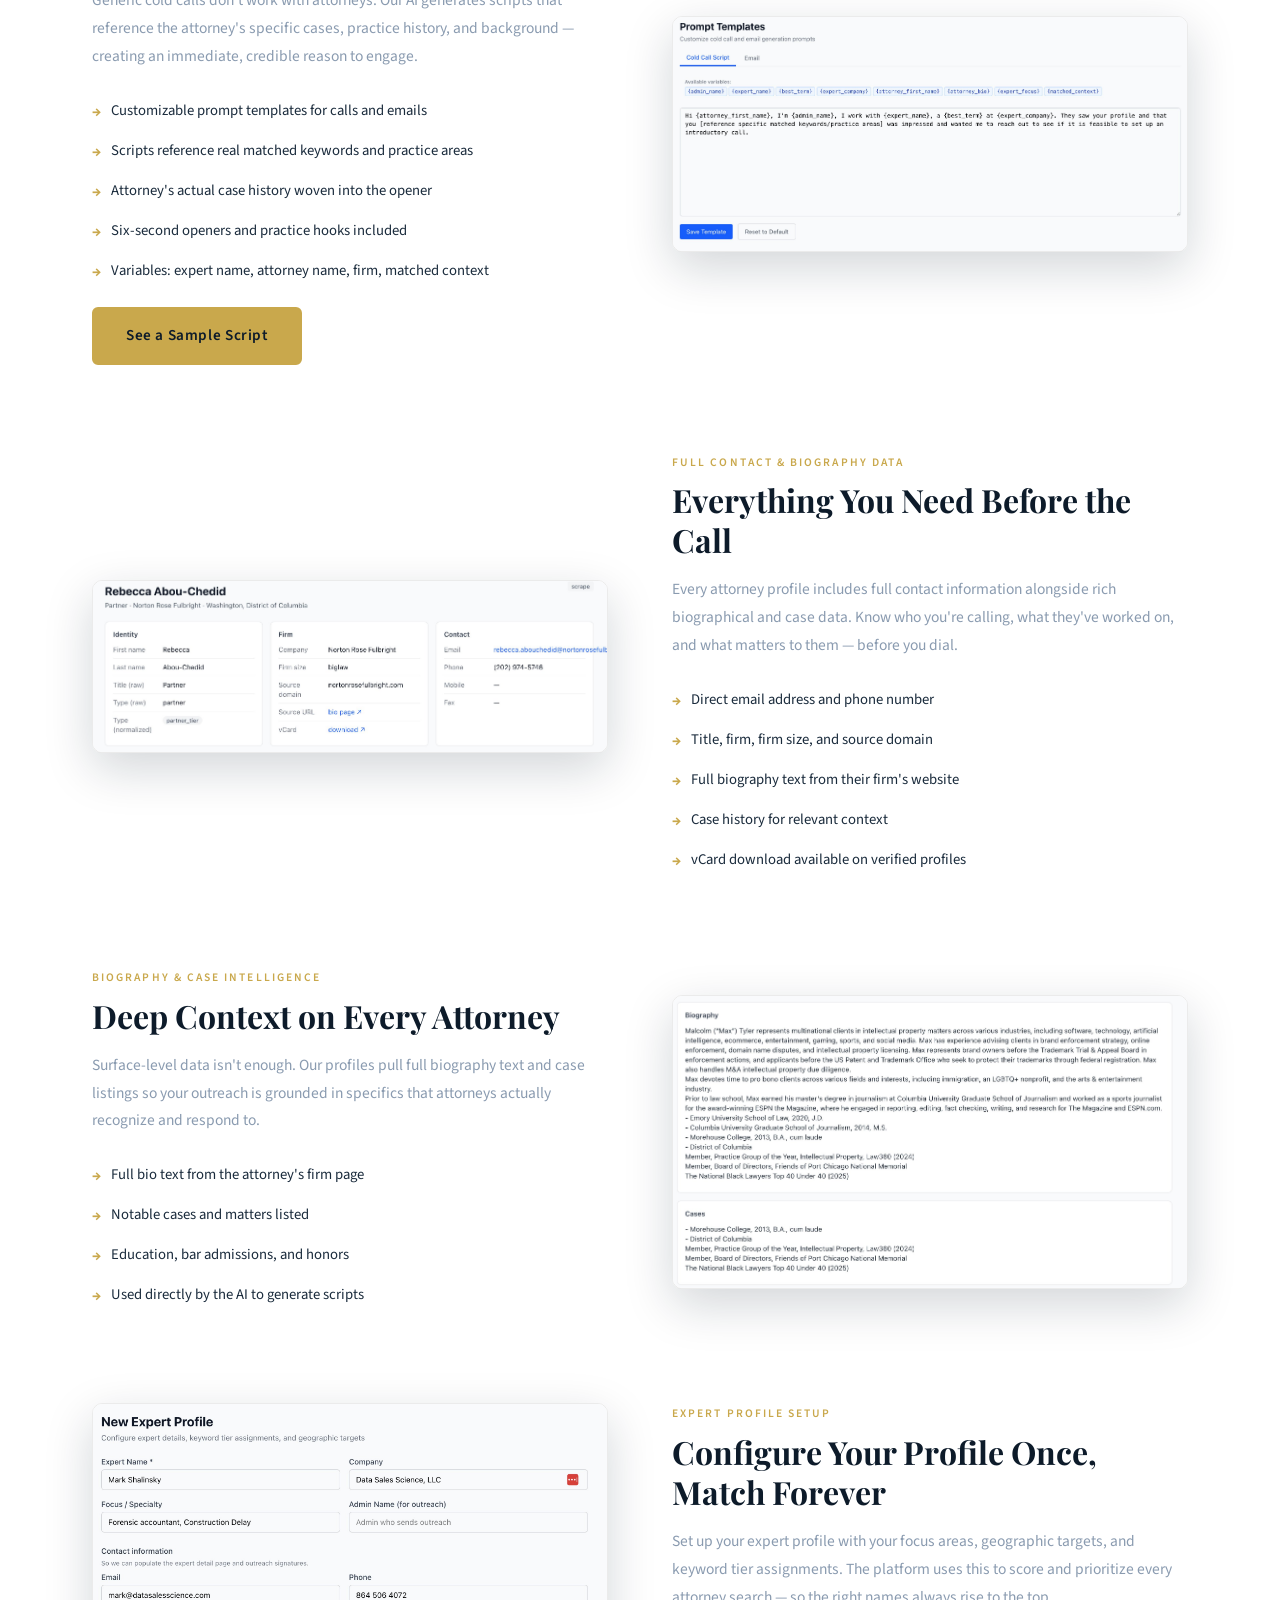
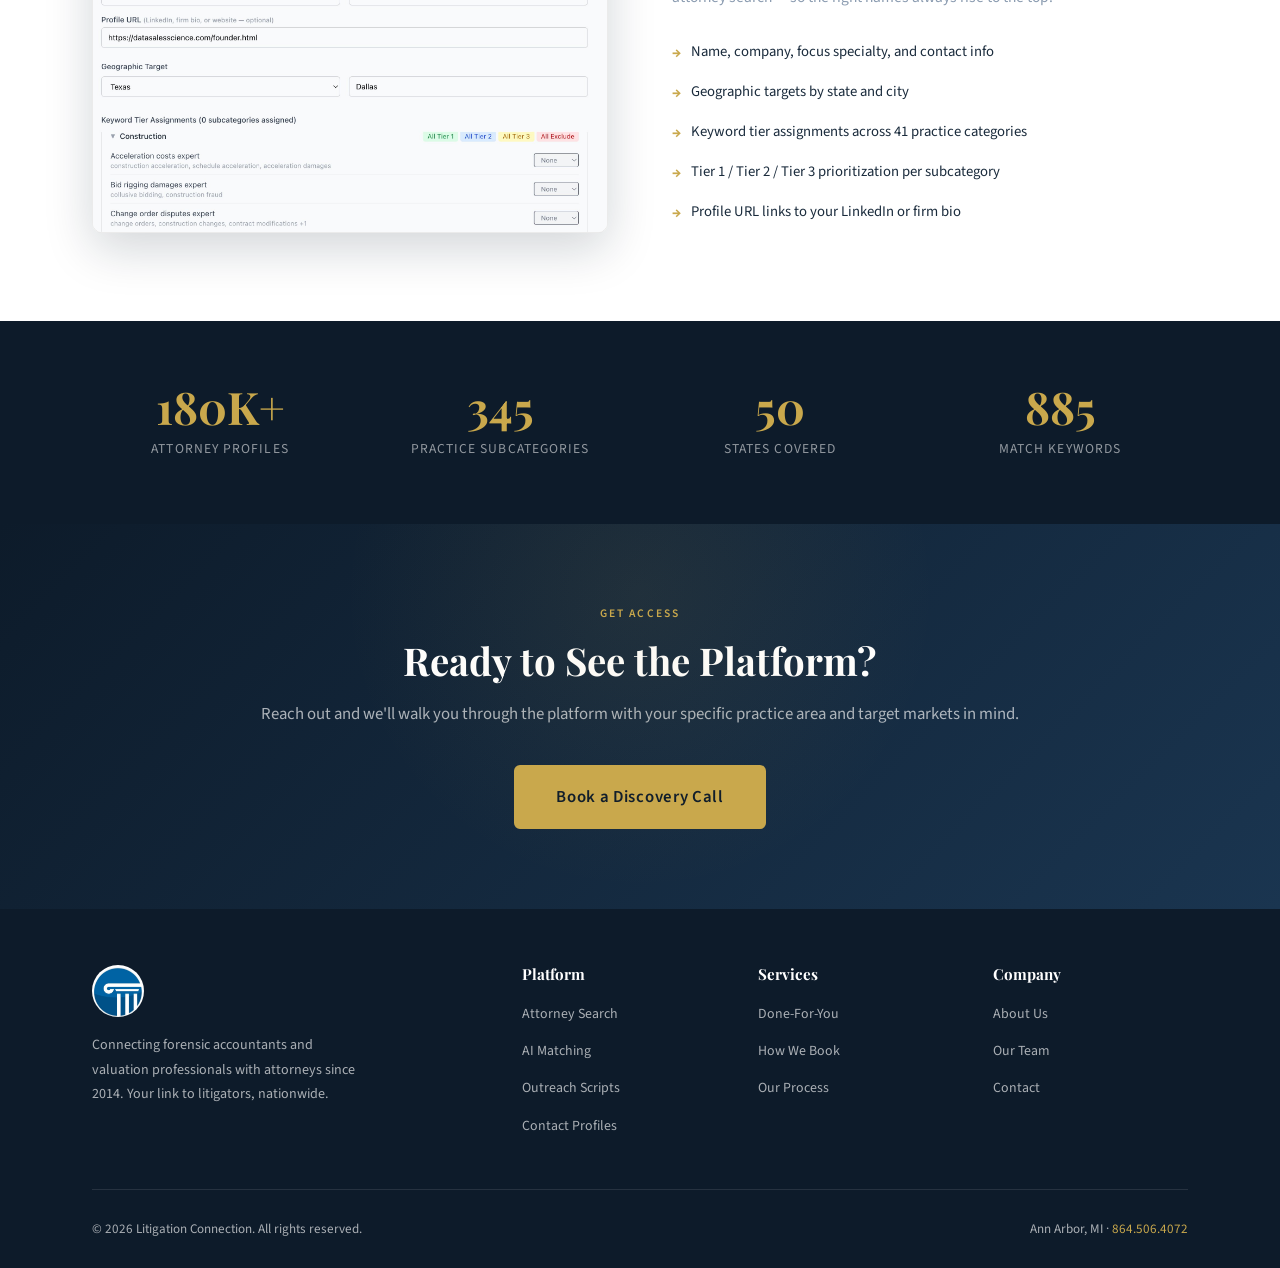
<file: platform.html>
<!DOCTYPE html>
<html lang="en">
<head>
  <meta charset="UTF-8">
  <meta name="viewport" content="width=device-width, initial-scale=1.0">
  <title>The Platform — Litigation Connection</title>
  <meta name="description" content="Search 180,000+ attorney profiles, AI-powered match scoring, cold call scripts, and full contact data. The Litigation Connection platform puts the right attorneys in front of your expert.">
  <link rel="stylesheet" href="css/style.css">
</head>
<body>

<!-- NAVBAR -->
<nav class="navbar">
  <div class="navbar-inner">
    <a href="index.html" class="navbar-brand">
      <img data-img="LOGO" src="" alt="Litigation Connection Logo" class="navbar-logo">
      <div class="navbar-name">Litigation Connection<span>Your Link to Litigators</span></div>
    </a>
    <ul class="navbar-nav">
      <li><a href="index.html">Home</a></li>
      <li class="has-dropdown">
        <a href="platform.html" class="active">Platform</a>
        <div class="dropdown-menu">
          <a href="platform.html#search">Attorney Search &amp; Filtering</a>
          <a href="platform.html#matching">AI Match Scoring</a>
          <a href="platform.html#scripts">Cold Call &amp; Email Scripts</a>
          <a href="platform.html#profiles">Full Contact &amp; Bios</a>
          <a href="platform.html#expert">Expert Profile Setup</a>
        </div>
      </li>
      <li class="has-dropdown">
        <a href="services.html">Services</a>
        <div class="dropdown-menu">
          <a href="services.html#done-for-you">Done-For-You Meetings</a>
          <a href="services.html#how-we-book">How We Book Meetings</a>
          <a href="services.html#process">Our Process</a>
        </div>
      </li>
      <li><a href="about.html">About</a></li>
      <li><a href="contact.html">Contact</a></li>
    </ul>
    <a href="contact.html" class="btn btn-primary navbar-cta">Get Started</a>
    <button class="hamburger" aria-label="Menu">
      <span></span><span></span><span></span>
    </button>
  </div>
</nav>

<!-- PAGE HERO -->
<section class="page-hero">
  <div class="container">
    <div class="section-label">The Platform</div>
    <h1>Attorney Intelligence at Your Fingertips</h1>
    <p>180,000+ profiles. AI-powered matching. Battle-tested outreach scripts. Everything you need to find the right attorneys and start the right conversations.</p>
  </div>
</section>

<!-- BREADCRUMB -->
<div class="breadcrumb">
  <div class="container">
    <a href="index.html">Home</a><span>›</span>Platform
  </div>
</div>

<!-- FEATURES -->
<section class="section" id="search">
  <div class="container">

    <!-- Feature 1: Search -->
    <div class="feature-row fade-up">
      <div class="feature-text">
        <span class="section-label">Attorney Search &amp; Filtering</span>
        <h2>Find Exactly the Right Attorneys</h2>
        <p>Our database of 136,000+ attorneys is fully searchable across every dimension that matters. Narrow your universe before running AI matching to surface the highest-value targets for your outreach.</p>
        <ul class="feature-points">
          <li>Search by name, firm, email domain, biography, or case keywords</li>
          <li>Filter by state, city, practice area, attorney type, and firm size</li>
          <li>Filter for attorneys who have cases or confirmed email addresses</li>
          <li>12,000+ firms searchable by name</li>
          <li>Export results to CSV or push directly to your CRM</li>
        </ul>
      </div>
      <div class="feature-screenshot">
        <img data-img="SCREEN_SEARCH" src="" alt="Multiple search criteria in the Litigation Connection platform">
      </div>
    </div>

    <!-- Feature 2: Matching -->
    <div class="feature-row reverse fade-up" id="matching">
      <div class="feature-text">
        <span class="section-label">AI Match Scoring</span>
        <h2>Ranked Results Matched to Your Expertise</h2>
        <p>Our scoring engine analyzes attorney biography text, practice areas, case history, and firm data against your expert profile — producing a precision match score so you focus on the best opportunities first.</p>
        <ul class="feature-points">
          <li>Multi-factor scoring across 345 practice subcategories</li>
          <li>Three-tier keyword hierarchy for precise alignment</li>
          <li>Concentration analysis — attorneys who specialize in your area rank higher</li>
          <li>Geographic bonus scoring for your target jurisdictions</li>
          <li>Batch workflow scores your entire filtered universe at once</li>
        </ul>
      </div>
      <div class="feature-screenshot">
        <img data-img="SCREEN_MATCHING" src="" alt="Matching criteria ranked in the platform">
      </div>
    </div>

    <!-- Feature 3: Scripts -->
    <div class="feature-row fade-up" id="scripts">
      <div class="feature-text">
        <span class="section-label">Cold Call &amp; Email Scripts</span>
        <h2>Outreach That Gets Picked Up</h2>
        <p>Generic cold calls don't work with attorneys. Our AI generates scripts that reference the attorney's specific cases, practice history, and background — creating an immediate, credible reason to engage.</p>
        <ul class="feature-points">
          <li>Customizable prompt templates for calls and emails</li>
          <li>Scripts reference real matched keywords and practice areas</li>
          <li>Attorney's actual case history woven into the opener</li>
          <li>Six-second openers and practice hooks included</li>
          <li>Variables: expert name, attorney name, firm, matched context</li>
        </ul>
        <a href="contact.html" class="btn btn-primary mt-16">See a Sample Script</a>
      </div>
      <div class="feature-screenshot">
        <img data-img="SCREEN_SCRIPTS" src="" alt="AI-powered cold call and email script templates">
      </div>
    </div>

    <!-- Feature 4: Profiles -->
    <div class="feature-row reverse fade-up" id="profiles">
      <div class="feature-text">
        <span class="section-label">Full Contact &amp; Biography Data</span>
        <h2>Everything You Need Before the Call</h2>
        <p>Every attorney profile includes full contact information alongside rich biographical and case data. Know who you're calling, what they've worked on, and what matters to them — before you dial.</p>
        <ul class="feature-points">
          <li>Direct email address and phone number</li>
          <li>Title, firm, firm size, and source domain</li>
          <li>Full biography text from their firm's website</li>
          <li>Case history for relevant context</li>
          <li>vCard download available on verified profiles</li>
        </ul>
      </div>
      <div class="feature-screenshot">
        <img data-img="SCREEN_CONTACT" src="" alt="Full contact information for attorneys">
      </div>
    </div>

    <!-- Feature 5: Biography detail -->
    <div class="feature-row fade-up">
      <div class="feature-text">
        <span class="section-label">Biography &amp; Case Intelligence</span>
        <h2>Deep Context on Every Attorney</h2>
        <p>Surface-level data isn't enough. Our profiles pull full biography text and case listings so your outreach is grounded in specifics that attorneys actually recognize and respond to.</p>
        <ul class="feature-points">
          <li>Full bio text from the attorney's firm page</li>
          <li>Notable cases and matters listed</li>
          <li>Education, bar admissions, and honors</li>
          <li>Used directly by the AI to generate scripts</li>
        </ul>
      </div>
      <div class="feature-screenshot">
        <img data-img="SCREEN_BIO" src="" alt="Biography and cases in attorney profile">
      </div>
    </div>

    <!-- Feature 6: Expert setup -->
    <div class="feature-row reverse fade-up" id="expert">
      <div class="feature-text">
        <span class="section-label">Expert Profile Setup</span>
        <h2>Configure Your Profile Once, Match Forever</h2>
        <p>Set up your expert profile with your focus areas, geographic targets, and keyword tier assignments. The platform uses this to score and prioritize every attorney search — so the right names always rise to the top.</p>
        <ul class="feature-points">
          <li>Name, company, focus specialty, and contact info</li>
          <li>Geographic targets by state and city</li>
          <li>Keyword tier assignments across 41 practice categories</li>
          <li>Tier 1 / Tier 2 / Tier 3 prioritization per subcategory</li>
          <li>Profile URL links to your LinkedIn or firm bio</li>
        </ul>
      </div>
      <div class="feature-screenshot">
        <img data-img="SCREEN_EXPERT" src="" alt="Expert profile setup in the platform">
      </div>
    </div>

  </div>
</section>

<!-- STATS BAND -->
<div class="stats-band">
  <div class="container">
    <div class="stats-grid">
      <div class="fade-up"><div class="stat-num">180K+</div><div class="stat-label">Attorney Profiles</div></div>
      <div class="fade-up"><div class="stat-num">345</div><div class="stat-label">Practice Subcategories</div></div>
      <div class="fade-up"><div class="stat-num">50</div><div class="stat-label">States Covered</div></div>
      <div class="fade-up"><div class="stat-num">885</div><div class="stat-label">Match Keywords</div></div>
    </div>
  </div>
</div>

<!-- CTA BAND -->
<div class="cta-band">
  <div class="container">
    <div class="section-label" style="color:var(--gold);display:block;margin-bottom:12px;">Get Access</div>
    <h2>Ready to See the Platform?</h2>
    <p>Reach out and we'll walk you through the platform with your specific practice area and target markets in mind.</p>
    <a href="contact.html" class="btn btn-primary">Book a Discovery Call</a>
  </div>
</div>

<!-- FOOTER -->
<footer class="footer">
  <div class="container">
    <div class="footer-grid">
      <div class="footer-brand">
        <img data-img="LOGO" src="" alt="Litigation Connection" class="footer-brand-logo">
        <p>Connecting forensic accountants and valuation professionals with attorneys since 2014. Your link to litigators, nationwide.</p>
      </div>
      <div class="footer-col">
        <h4>Platform</h4>
        <ul>
          <li><a href="platform.html#search">Attorney Search</a></li>
          <li><a href="platform.html#matching">AI Matching</a></li>
          <li><a href="platform.html#scripts">Outreach Scripts</a></li>
          <li><a href="platform.html#profiles">Contact Profiles</a></li>
        </ul>
      </div>
      <div class="footer-col">
        <h4>Services</h4>
        <ul>
          <li><a href="services.html#done-for-you">Done-For-You</a></li>
          <li><a href="services.html#how-we-book">How We Book</a></li>
          <li><a href="services.html#process">Our Process</a></li>
        </ul>
      </div>
      <div class="footer-col">
        <h4>Company</h4>
        <ul>
          <li><a href="about.html">About Us</a></li>
          <li><a href="about.html#team">Our Team</a></li>
          <li><a href="contact.html">Contact</a></li>
        </ul>
      </div>
    </div>
    <div class="footer-bottom">
      <span>© 2026 Litigation Connection. All rights reserved.</span>
      <span>Ann Arbor, MI · <a href="tel:+18645064072">864.506.4072</a></span>
    </div>
  </div>
</footer>

<script src="js/images.js"></script>
<script src="js/main.js"></script>
</body>
</html>
</file>
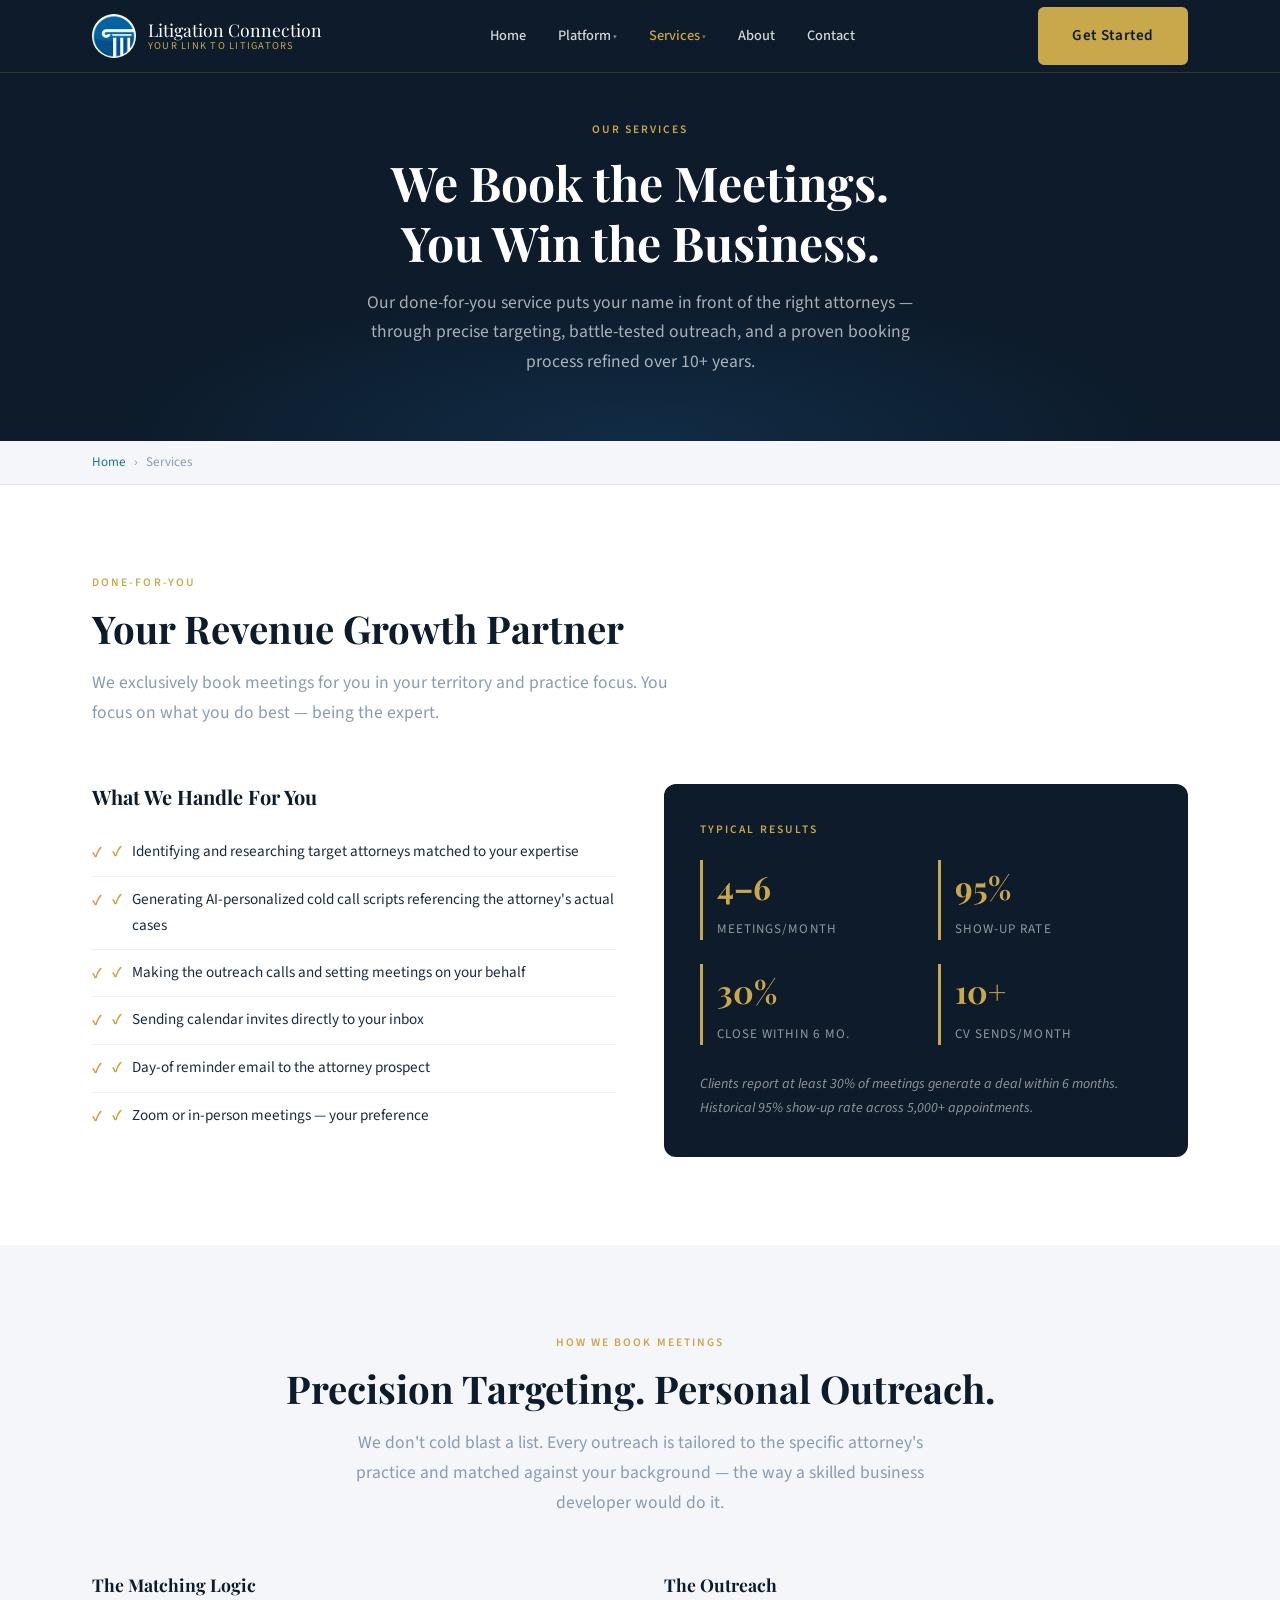
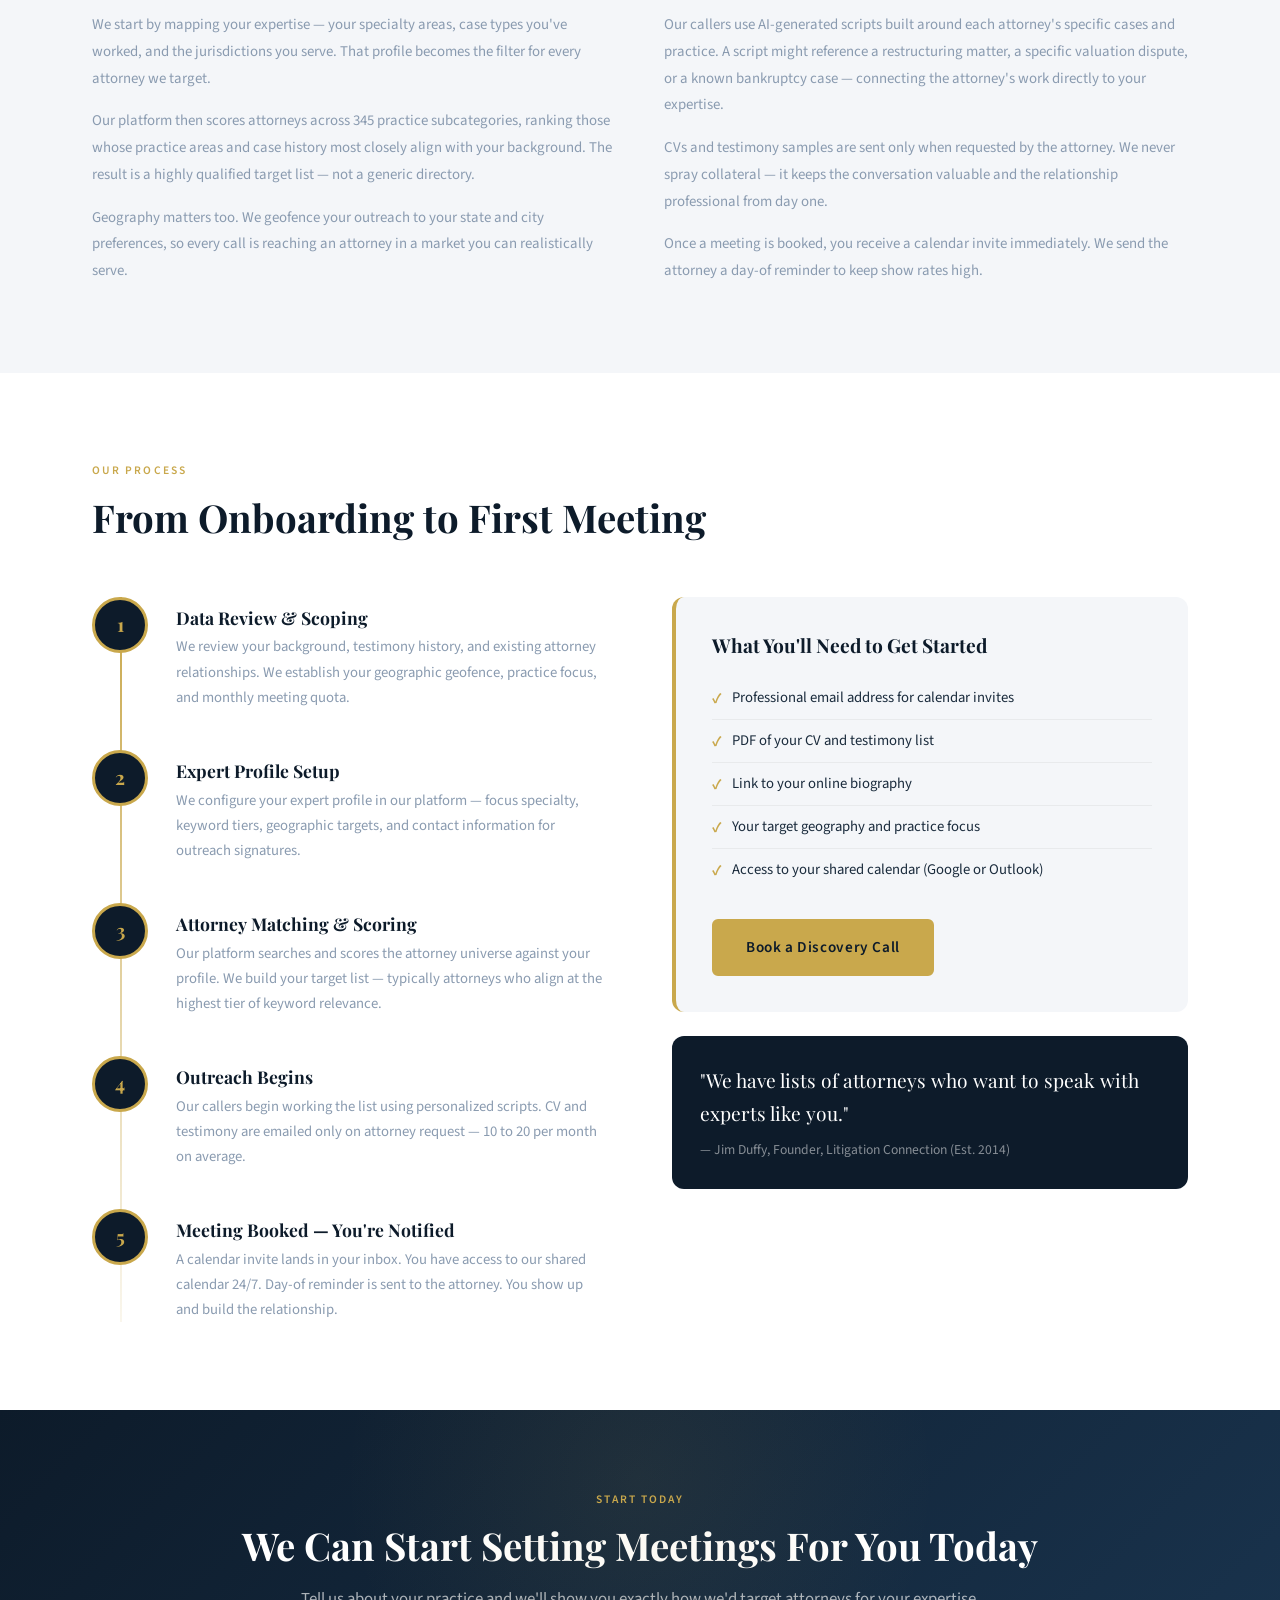
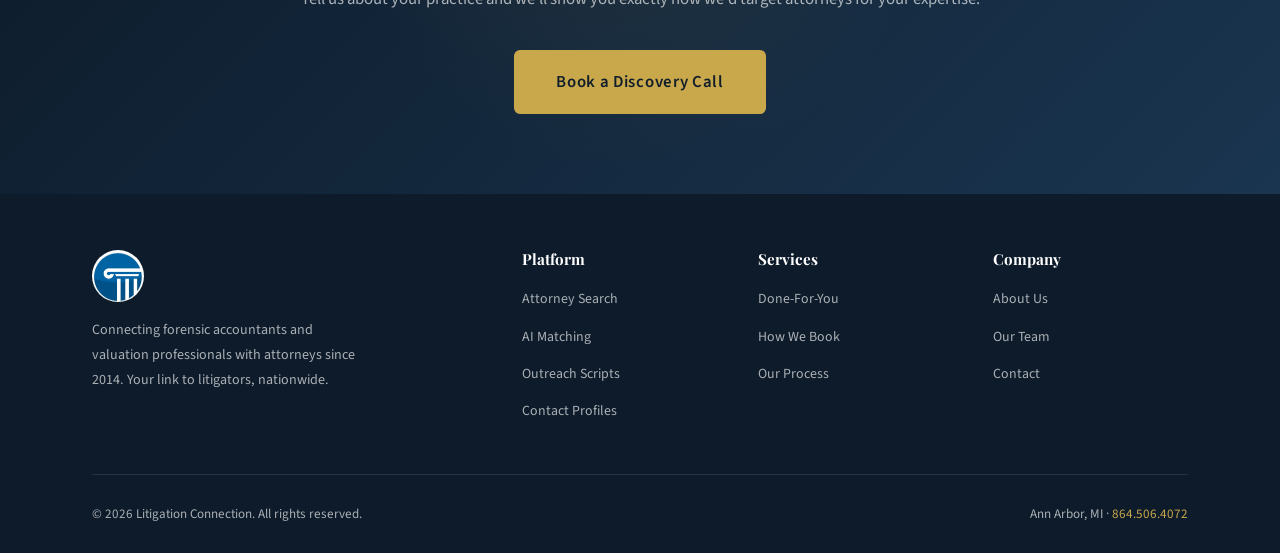
<file: services.html>
<!DOCTYPE html>
<html lang="en">
<head>
  <meta charset="UTF-8">
  <meta name="viewport" content="width=device-width, initial-scale=1.0">
  <title>Services — Litigation Connection</title>
  <meta name="description" content="Done-for-you meeting booking for forensic accountants and expert witnesses. We find the attorneys, make the calls, and book the meetings — you show up.">
  <link rel="stylesheet" href="css/style.css">
</head>
<body>

<!-- NAVBAR -->
<nav class="navbar">
  <div class="navbar-inner">
    <a href="index.html" class="navbar-brand">
      <img data-img="LOGO" src="" alt="Litigation Connection Logo" class="navbar-logo">
      <div class="navbar-name">Litigation Connection<span>Your Link to Litigators</span></div>
    </a>
    <ul class="navbar-nav">
      <li><a href="index.html">Home</a></li>
      <li class="has-dropdown">
        <a href="platform.html">Platform</a>
        <div class="dropdown-menu">
          <a href="platform.html#search">Attorney Search &amp; Filtering</a>
          <a href="platform.html#matching">AI Match Scoring</a>
          <a href="platform.html#scripts">Cold Call &amp; Email Scripts</a>
          <a href="platform.html#profiles">Full Contact &amp; Bios</a>
          <a href="platform.html#expert">Expert Profile Setup</a>
        </div>
      </li>
      <li class="has-dropdown">
        <a href="services.html" class="active">Services</a>
        <div class="dropdown-menu">
          <a href="services.html#done-for-you">Done-For-You Meetings</a>
          <a href="services.html#how-we-book">How We Book Meetings</a>
          <a href="services.html#process">Our Process</a>
        </div>
      </li>
      <li><a href="about.html">About</a></li>
      <li><a href="contact.html">Contact</a></li>
    </ul>
    <a href="contact.html" class="btn btn-primary navbar-cta">Get Started</a>
    <button class="hamburger" aria-label="Menu">
      <span></span><span></span><span></span>
    </button>
  </div>
</nav>

<!-- PAGE HERO -->
<section class="page-hero">
  <div class="container">
    <div class="section-label">Our Services</div>
    <h1>We Book the Meetings.<br>You Win the Business.</h1>
    <p>Our done-for-you service puts your name in front of the right attorneys — through precise targeting, battle-tested outreach, and a proven booking process refined over 10+ years.</p>
  </div>
</section>

<!-- BREADCRUMB -->
<div class="breadcrumb">
  <div class="container">
    <a href="index.html">Home</a><span>›</span>Services
  </div>
</div>

<!-- DONE FOR YOU -->
<section class="section" id="done-for-you">
  <div class="container">
    <div class="section-header">
      <div class="section-label">Done-For-You</div>
      <h2 class="section-title">Your Revenue Growth Partner</h2>
      <p class="section-sub">We exclusively book meetings for you in your territory and practice focus. You focus on what you do best — being the expert.</p>
    </div>

    <div style="display:grid;grid-template-columns:1fr 1fr;gap:48px;align-items:start;" class="fade-up">
      <div>
        <h3 style="font-size:1.25rem;margin-bottom:20px;">What We Handle For You</h3>
        <ul class="offering-list" style="list-style:none;">
          <li style="display:flex;align-items:flex-start;gap:10px;padding:10px 0;border-bottom:1px solid rgba(0,0,0,0.06);font-size:0.95rem;">
            <span style="color:var(--gold);font-weight:700;flex-shrink:0;">✓</span>
            Identifying and researching target attorneys matched to your expertise
          </li>
          <li style="display:flex;align-items:flex-start;gap:10px;padding:10px 0;border-bottom:1px solid rgba(0,0,0,0.06);font-size:0.95rem;">
            <span style="color:var(--gold);font-weight:700;flex-shrink:0;">✓</span>
            Generating AI-personalized cold call scripts referencing the attorney's actual cases
          </li>
          <li style="display:flex;align-items:flex-start;gap:10px;padding:10px 0;border-bottom:1px solid rgba(0,0,0,0.06);font-size:0.95rem;">
            <span style="color:var(--gold);font-weight:700;flex-shrink:0;">✓</span>
            Making the outreach calls and setting meetings on your behalf
          </li>
          <li style="display:flex;align-items:flex-start;gap:10px;padding:10px 0;border-bottom:1px solid rgba(0,0,0,0.06);font-size:0.95rem;">
            <span style="color:var(--gold);font-weight:700;flex-shrink:0;">✓</span>
            Sending calendar invites directly to your inbox
          </li>
          <li style="display:flex;align-items:flex-start;gap:10px;padding:10px 0;border-bottom:1px solid rgba(0,0,0,0.06);font-size:0.95rem;">
            <span style="color:var(--gold);font-weight:700;flex-shrink:0;">✓</span>
            Day-of reminder email to the attorney prospect
          </li>
          <li style="display:flex;align-items:flex-start;gap:10px;padding:10px 0;font-size:0.95rem;">
            <span style="color:var(--gold);font-weight:700;flex-shrink:0;">✓</span>
            Zoom or in-person meetings — your preference
          </li>
        </ul>
      </div>
      <div>
        <div style="background:var(--navy);border-radius:12px;padding:36px;color:white;">
          <div class="section-label" style="margin-bottom:20px;">Typical Results</div>
          <div style="display:grid;grid-template-columns:1fr 1fr;gap:24px;margin-bottom:28px;">
            <div style="border-left:3px solid var(--gold);padding-left:14px;">
              <div style="font-family:'Playfair Display',serif;font-size:2rem;font-weight:700;color:var(--gold);">4–6</div>
              <div style="font-size:0.82rem;color:rgba(255,255,255,0.55);margin-top:4px;text-transform:uppercase;letter-spacing:0.08em;">Meetings/Month</div>
            </div>
            <div style="border-left:3px solid var(--gold);padding-left:14px;">
              <div style="font-family:'Playfair Display',serif;font-size:2rem;font-weight:700;color:var(--gold);">95%</div>
              <div style="font-size:0.82rem;color:rgba(255,255,255,0.55);margin-top:4px;text-transform:uppercase;letter-spacing:0.08em;">Show-Up Rate</div>
            </div>
            <div style="border-left:3px solid var(--gold);padding-left:14px;">
              <div style="font-family:'Playfair Display',serif;font-size:2rem;font-weight:700;color:var(--gold);">30%</div>
              <div style="font-size:0.82rem;color:rgba(255,255,255,0.55);margin-top:4px;text-transform:uppercase;letter-spacing:0.08em;">Close Within 6 Mo.</div>
            </div>
            <div style="border-left:3px solid var(--gold);padding-left:14px;">
              <div style="font-family:'Playfair Display',serif;font-size:2rem;font-weight:700;color:var(--gold);">10+</div>
              <div style="font-size:0.82rem;color:rgba(255,255,255,0.55);margin-top:4px;text-transform:uppercase;letter-spacing:0.08em;">CV Sends/Month</div>
            </div>
          </div>
          <p style="font-size:0.88rem;color:rgba(255,255,255,0.55);font-style:italic;">Clients report at least 30% of meetings generate a deal within 6 months. Historical 95% show-up rate across 5,000+ appointments.</p>
        </div>
      </div>
    </div>
  </div>
</section>

<!-- HOW WE BOOK -->
<section class="section section--light" id="how-we-book">
  <div class="container">
    <div class="section-header centered">
      <div class="section-label">How We Book Meetings</div>
      <h2 class="section-title">Precision Targeting. Personal Outreach.</h2>
      <p class="section-sub">We don't cold blast a list. Every outreach is tailored to the specific attorney's practice and matched against your background — the way a skilled business developer would do it.</p>
    </div>

    <div style="display:grid;grid-template-columns:1fr 1fr;gap:48px;" class="fade-up">
      <div>
        <h3 style="font-size:1.1rem;margin-bottom:16px;color:var(--navy);">The Matching Logic</h3>
        <p style="color:var(--mid-gray);font-size:0.93rem;line-height:1.8;margin-bottom:16px;">We start by mapping your expertise — your specialty areas, case types you've worked, and the jurisdictions you serve. That profile becomes the filter for every attorney we target.</p>
        <p style="color:var(--mid-gray);font-size:0.93rem;line-height:1.8;margin-bottom:16px;">Our platform then scores attorneys across 345 practice subcategories, ranking those whose practice areas and case history most closely align with your background. The result is a highly qualified target list — not a generic directory.</p>
        <p style="color:var(--mid-gray);font-size:0.93rem;line-height:1.8;">Geography matters too. We geofence your outreach to your state and city preferences, so every call is reaching an attorney in a market you can realistically serve.</p>
      </div>
      <div>
        <h3 style="font-size:1.1rem;margin-bottom:16px;color:var(--navy);">The Outreach</h3>
        <p style="color:var(--mid-gray);font-size:0.93rem;line-height:1.8;margin-bottom:16px;">Our callers use AI-generated scripts built around each attorney's specific cases and practice. A script might reference a restructuring matter, a specific valuation dispute, or a known bankruptcy case — connecting the attorney's work directly to your expertise.</p>
        <p style="color:var(--mid-gray);font-size:0.93rem;line-height:1.8;margin-bottom:16px;">CVs and testimony samples are sent only when requested by the attorney. We never spray collateral — it keeps the conversation valuable and the relationship professional from day one.</p>
        <p style="color:var(--mid-gray);font-size:0.93rem;line-height:1.8;">Once a meeting is booked, you receive a calendar invite immediately. We send the attorney a day-of reminder to keep show rates high.</p>
      </div>
    </div>
  </div>
</section>

<!-- PROCESS TIMELINE -->
<section class="section" id="process">
  <div class="container">
    <div class="section-header">
      <div class="section-label">Our Process</div>
      <h2 class="section-title">From Onboarding to First Meeting</h2>
    </div>
    <div style="display:grid;grid-template-columns:1fr 1fr;gap:64px;align-items:start;">
      <div class="process-steps fade-up">
        <div class="process-step">
          <div class="process-step-num">1</div>
          <div class="process-step-content">
            <h4>Data Review &amp; Scoping</h4>
            <p>We review your background, testimony history, and existing attorney relationships. We establish your geographic geofence, practice focus, and monthly meeting quota.</p>
          </div>
        </div>
        <div class="process-step">
          <div class="process-step-num">2</div>
          <div class="process-step-content">
            <h4>Expert Profile Setup</h4>
            <p>We configure your expert profile in our platform — focus specialty, keyword tiers, geographic targets, and contact information for outreach signatures.</p>
          </div>
        </div>
        <div class="process-step">
          <div class="process-step-num">3</div>
          <div class="process-step-content">
            <h4>Attorney Matching &amp; Scoring</h4>
            <p>Our platform searches and scores the attorney universe against your profile. We build your target list — typically attorneys who align at the highest tier of keyword relevance.</p>
          </div>
        </div>
        <div class="process-step">
          <div class="process-step-num">4</div>
          <div class="process-step-content">
            <h4>Outreach Begins</h4>
            <p>Our callers begin working the list using personalized scripts. CV and testimony are emailed only on attorney request — 10 to 20 per month on average.</p>
          </div>
        </div>
        <div class="process-step">
          <div class="process-step-num">5</div>
          <div class="process-step-content">
            <h4>Meeting Booked — You're Notified</h4>
            <p>A calendar invite lands in your inbox. You have access to our shared calendar 24/7. Day-of reminder is sent to the attorney. You show up and build the relationship.</p>
          </div>
        </div>
      </div>
      <div class="fade-up">
        <div style="background:var(--light);border-radius:12px;padding:36px;border-left:4px solid var(--gold);">
          <h3 style="margin-bottom:20px;font-size:1.2rem;">What You'll Need to Get Started</h3>
          <ul class="offering-list">
            <li>Professional email address for calendar invites</li>
            <li>PDF of your CV and testimony list</li>
            <li>Link to your online biography</li>
            <li>Your target geography and practice focus</li>
            <li>Access to your shared calendar (Google or Outlook)</li>
          </ul>
          <div style="margin-top:28px;">
            <a href="contact.html" class="btn btn-primary">Book a Discovery Call</a>
          </div>
        </div>
        <div style="background:var(--navy);border-radius:12px;padding:28px;margin-top:24px;">
          <div style="font-size:1.2rem;margin-bottom:8px;font-family:'Playfair Display',serif;color:var(--white);">"We have lists of attorneys who want to speak with experts like you."</div>
          <div style="font-size:0.85rem;color:rgba(255,255,255,0.5);">— Jim Duffy, Founder, Litigation Connection (Est. 2014)</div>
        </div>
      </div>
    </div>
  </div>
</section>

<!-- CTA BAND -->
<div class="cta-band">
  <div class="container">
    <div class="section-label" style="color:var(--gold);display:block;margin-bottom:12px;">Start Today</div>
    <h2>We Can Start Setting Meetings For You Today</h2>
    <p>Tell us about your practice and we'll show you exactly how we'd target attorneys for your expertise.</p>
    <a href="contact.html" class="btn btn-primary">Book a Discovery Call</a>
  </div>
</div>

<!-- FOOTER -->
<footer class="footer">
  <div class="container">
    <div class="footer-grid">
      <div class="footer-brand">
        <img data-img="LOGO" src="" alt="Litigation Connection" class="footer-brand-logo">
        <p>Connecting forensic accountants and valuation professionals with attorneys since 2014. Your link to litigators, nationwide.</p>
      </div>
      <div class="footer-col">
        <h4>Platform</h4>
        <ul>
          <li><a href="platform.html#search">Attorney Search</a></li>
          <li><a href="platform.html#matching">AI Matching</a></li>
          <li><a href="platform.html#scripts">Outreach Scripts</a></li>
          <li><a href="platform.html#profiles">Contact Profiles</a></li>
        </ul>
      </div>
      <div class="footer-col">
        <h4>Services</h4>
        <ul>
          <li><a href="services.html#done-for-you">Done-For-You</a></li>
          <li><a href="services.html#how-we-book">How We Book</a></li>
          <li><a href="services.html#process">Our Process</a></li>
        </ul>
      </div>
      <div class="footer-col">
        <h4>Company</h4>
        <ul>
          <li><a href="about.html">About Us</a></li>
          <li><a href="about.html#team">Our Team</a></li>
          <li><a href="contact.html">Contact</a></li>
        </ul>
      </div>
    </div>
    <div class="footer-bottom">
      <span>© 2026 Litigation Connection. All rights reserved.</span>
      <span>Ann Arbor, MI · <a href="tel:+18645064072">864.506.4072</a></span>
    </div>
  </div>
</footer>

<script src="js/images.js"></script>
<script src="js/main.js"></script>
</body>
</html>
</file>
<file: css/style.css>
/* ============================================================
   LITIGATION CONNECTION — Main Stylesheet
   Color palette: Deep Navy #0D1B2A, Steel Blue #1E6FB5,
   Gold accent #C9A84C, Light #F4F6F9, White #FFFFFF
   ============================================================ */

@import url('https://fonts.googleapis.com/css2?family=Playfair+Display:wght@400;600;700&family=Source+Sans+3:wght@300;400;500;600&display=swap');

:root {
  --navy:       #0D1B2A;
  --navy-mid:   #162536;
  --blue:       #1E6FB5;
  --blue-light: #2980CC;
  --gold:       #C9A84C;
  --gold-light: #E0C06A;
  --light:      #F4F6F9;
  --mid-gray:   #8A9BB0;
  --text:       #1A2B3C;
  --white:      #FFFFFF;
  --shadow-sm:  0 2px 8px rgba(13,27,42,0.10);
  --shadow-md:  0 6px 24px rgba(13,27,42,0.14);
  --shadow-lg:  0 16px 48px rgba(13,27,42,0.18);
  --radius:     6px;
  --transition: 0.25s ease;
}

*, *::before, *::after { box-sizing: border-box; margin: 0; padding: 0; }

html { scroll-behavior: smooth; font-size: 16px; }

body {
  font-family: 'Source Sans 3', sans-serif;
  color: var(--text);
  background: var(--white);
  line-height: 1.7;
  -webkit-font-smoothing: antialiased;
}

h1, h2, h3, h4 {
  font-family: 'Playfair Display', serif;
  line-height: 1.25;
  color: var(--navy);
}

a { text-decoration: none; color: inherit; }
img { max-width: 100%; display: block; }

/* ── UTILITIES ── */
.container { max-width: 1160px; margin: 0 auto; padding: 0 32px; }
.section    { padding: 88px 0; }
.section--dark { background: var(--navy); color: var(--white); }
.section--dark h2, .section--dark h3, .section--dark h4 { color: var(--white); }
.section--light { background: var(--light); }
.section-label {
  font-family: 'Source Sans 3', sans-serif;
  font-size: 0.72rem;
  font-weight: 600;
  letter-spacing: 0.18em;
  text-transform: uppercase;
  color: var(--gold);
  margin-bottom: 12px;
}
.section-title { font-size: clamp(1.8rem, 3vw, 2.6rem); margin-bottom: 16px; }
.section-sub   { font-size: 1.1rem; color: var(--mid-gray); max-width: 600px; }
.section-header { margin-bottom: 56px; }
.section-header.centered { text-align: center; }
.section-header.centered .section-sub { margin: 0 auto; }

/* ── BUTTONS ── */
.btn {
  display: inline-block;
  padding: 14px 32px;
  border-radius: var(--radius);
  font-family: 'Source Sans 3', sans-serif;
  font-weight: 600;
  font-size: 0.95rem;
  letter-spacing: 0.04em;
  cursor: pointer;
  transition: all var(--transition);
  border: 2px solid transparent;
}
.btn-primary {
  background: var(--gold);
  color: var(--navy);
  border-color: var(--gold);
}
.btn-primary:hover {
  background: var(--gold-light);
  border-color: var(--gold-light);
  transform: translateY(-1px);
  box-shadow: var(--shadow-md);
}
.btn-outline {
  background: transparent;
  color: var(--white);
  border-color: rgba(255,255,255,0.5);
}
.btn-outline:hover {
  border-color: var(--gold);
  color: var(--gold);
}
.btn-outline-navy {
  background: transparent;
  color: var(--navy);
  border-color: var(--navy);
}
.btn-outline-navy:hover {
  background: var(--navy);
  color: var(--white);
}

/* ── NAVBAR ── */
.navbar {
  position: fixed;
  top: 0; left: 0; right: 0;
  z-index: 1000;
  background: var(--navy);
  border-bottom: 1px solid rgba(201,168,76,0.2);
  transition: box-shadow var(--transition);
}
.navbar.scrolled { box-shadow: var(--shadow-md); }
.navbar-inner {
  display: flex;
  align-items: center;
  justify-content: space-between;
  height: 72px;
  max-width: 1160px;
  margin: 0 auto;
  padding: 0 32px;
}
.navbar-brand {
  display: flex;
  align-items: center;
  gap: 12px;
}
.navbar-logo {
  width: 44px;
  height: 44px;
  border-radius: 50%;
  object-fit: cover;
}
.navbar-name {
  font-family: 'Playfair Display', serif;
  font-size: 1.1rem;
  color: var(--white);
  line-height: 1.2;
}
.navbar-name span { display: block; font-size: 0.65rem; font-family: 'Source Sans 3', sans-serif; font-weight: 400; letter-spacing: 0.12em; text-transform: uppercase; color: var(--gold); }

.navbar-nav {
  display: flex;
  align-items: center;
  gap: 4px;
  list-style: none;
}
.navbar-nav li { position: relative; }
.navbar-nav a {
  display: block;
  padding: 8px 14px;
  color: rgba(255,255,255,0.82);
  font-size: 0.9rem;
  font-weight: 500;
  border-radius: 4px;
  transition: color var(--transition);
}
.navbar-nav a:hover, .navbar-nav a.active { color: var(--white); }
.navbar-nav a.active { color: var(--gold); }

/* Dropdown */
.has-dropdown > a::after { content: ' ▾'; font-size: 0.75rem; opacity: 0.6; }
.dropdown-menu {
  display: none;
  position: absolute;
  top: calc(100% + 4px);
  left: 0;
  min-width: 220px;
  background: var(--white);
  border-radius: var(--radius);
  box-shadow: var(--shadow-lg);
  border-top: 3px solid var(--gold);
  overflow: hidden;
  z-index: 200;
}
.dropdown-menu a {
  display: block;
  padding: 11px 20px;
  color: var(--text);
  font-size: 0.88rem;
  border-bottom: 1px solid rgba(0,0,0,0.06);
  transition: background var(--transition), color var(--transition);
}
.dropdown-menu a:last-child { border-bottom: none; }
.dropdown-menu a:hover { background: var(--light); color: var(--blue); }
.has-dropdown:hover .dropdown-menu { display: block; }

.navbar-cta { margin-left: 16px; }

/* Hamburger */
.hamburger {
  display: none;
  flex-direction: column;
  gap: 5px;
  cursor: pointer;
  padding: 6px;
  background: none;
  border: none;
}
.hamburger span {
  width: 24px; height: 2px;
  background: var(--white);
  border-radius: 2px;
  transition: all 0.3s;
}

/* Mobile nav */
@media (max-width: 900px) {
  .hamburger { display: flex; }
  .navbar-nav, .navbar-cta { display: none; }
  .navbar-nav.open {
    display: flex;
    flex-direction: column;
    position: absolute;
    top: 72px; left: 0; right: 0;
    background: var(--navy-mid);
    padding: 16px;
    gap: 0;
  }
  .navbar-nav.open li { width: 100%; }
  .navbar-nav.open a { padding: 12px 16px; border-radius: 4px; }
  .dropdown-menu { position: static; box-shadow: none; border-top: none; background: rgba(0,0,0,0.2); }
  .dropdown-menu a { color: rgba(255,255,255,0.75); }
  .has-dropdown:hover .dropdown-menu { display: none; }
  .has-dropdown.open .dropdown-menu { display: block; }
}

/* ── HERO ── */
.hero {
  min-height: 100vh;
  background: var(--navy);
  display: flex;
  align-items: center;
  position: relative;
  overflow: hidden;
  padding-top: 72px;
}
.hero::before {
  content: '';
  position: absolute;
  inset: 0;
  background:
    radial-gradient(ellipse 80% 60% at 70% 50%, rgba(30,111,181,0.18) 0%, transparent 60%),
    radial-gradient(ellipse 40% 40% at 20% 80%, rgba(201,168,76,0.08) 0%, transparent 50%);
  pointer-events: none;
}
.hero-grid {
  display: grid;
  grid-template-columns: 1fr 1fr;
  gap: 64px;
  align-items: center;
  position: relative;
  z-index: 1;
}
.hero-eyebrow {
  display: inline-block;
  font-size: 0.72rem;
  font-weight: 600;
  letter-spacing: 0.18em;
  text-transform: uppercase;
  color: var(--gold);
  border: 1px solid rgba(201,168,76,0.35);
  padding: 5px 14px;
  border-radius: 20px;
  margin-bottom: 24px;
}
.hero h1 {
  font-size: clamp(2.2rem, 4vw, 3.4rem);
  color: var(--white);
  margin-bottom: 24px;
  line-height: 1.18;
}
.hero h1 em { color: var(--gold); font-style: normal; }
.hero-sub {
  font-size: 1.15rem;
  color: rgba(255,255,255,0.7);
  margin-bottom: 40px;
  line-height: 1.75;
  max-width: 500px;
}
.hero-actions { display: flex; gap: 16px; flex-wrap: wrap; }
.hero-stats {
  display: grid;
  grid-template-columns: 1fr 1fr;
  gap: 20px;
  margin-top: 52px;
}
.hero-stat {
  border-left: 3px solid var(--gold);
  padding-left: 16px;
}
.hero-stat-num {
  font-family: 'Playfair Display', serif;
  font-size: 2rem;
  font-weight: 700;
  color: var(--white);
  line-height: 1;
}
.hero-stat-label {
  font-size: 0.82rem;
  color: rgba(255,255,255,0.55);
  margin-top: 4px;
  text-transform: uppercase;
  letter-spacing: 0.08em;
}
.hero-visual {
  display: flex;
  flex-direction: column;
  gap: 16px;
}
.hero-card {
  background: rgba(255,255,255,0.05);
  border: 1px solid rgba(255,255,255,0.1);
  border-radius: 10px;
  padding: 20px 24px;
  backdrop-filter: blur(6px);
  display: flex;
  align-items: center;
  gap: 16px;
  transition: border-color var(--transition);
}
.hero-card:hover { border-color: rgba(201,168,76,0.4); }
.hero-card-icon {
  width: 44px; height: 44px;
  background: rgba(201,168,76,0.15);
  border-radius: 8px;
  display: flex;
  align-items: center;
  justify-content: center;
  font-size: 1.3rem;
  flex-shrink: 0;
}
.hero-card-title { font-family: 'Playfair Display', serif; font-size: 1rem; color: var(--white); }
.hero-card-sub   { font-size: 0.83rem; color: rgba(255,255,255,0.5); margin-top: 2px; }

@media (max-width: 800px) {
  .hero-grid { grid-template-columns: 1fr; gap: 48px; }
  .hero-visual { display: none; }
  .hero { text-align: center; }
  .hero-sub { margin: 0 auto 40px; }
  .hero-actions { justify-content: center; }
  .hero-stats { justify-items: center; }
  .hero-stat { border-left: none; border-top: 3px solid var(--gold); padding: 12px 0 0; text-align: center; }
}

/* ── TRUST BAR ── */
.trust-bar {
  background: var(--navy-mid);
  border-top: 1px solid rgba(201,168,76,0.15);
  border-bottom: 1px solid rgba(201,168,76,0.15);
  padding: 28px 0;
}
.trust-bar-inner {
  display: flex;
  align-items: center;
  justify-content: center;
  gap: 48px;
  flex-wrap: wrap;
}
.trust-item {
  display: flex;
  align-items: center;
  gap: 10px;
  color: rgba(255,255,255,0.65);
  font-size: 0.88rem;
}
.trust-item svg { color: var(--gold); flex-shrink: 0; }

/* ── HOW IT WORKS ── */
.steps { display: grid; grid-template-columns: repeat(3, 1fr); gap: 32px; }
@media (max-width: 700px) { .steps { grid-template-columns: 1fr; } }
.step {
  text-align: center;
  padding: 36px 28px;
  background: var(--white);
  border-radius: 10px;
  box-shadow: var(--shadow-sm);
  border-bottom: 4px solid transparent;
  transition: all var(--transition);
  position: relative;
}
.step:hover { border-bottom-color: var(--gold); box-shadow: var(--shadow-md); transform: translateY(-3px); }
.step-num {
  width: 52px; height: 52px;
  background: var(--navy);
  color: var(--gold);
  font-family: 'Playfair Display', serif;
  font-size: 1.4rem;
  font-weight: 700;
  border-radius: 50%;
  display: flex; align-items: center; justify-content: center;
  margin: 0 auto 20px;
}
.step h3 { font-size: 1.15rem; margin-bottom: 10px; }
.step p { font-size: 0.92rem; color: var(--mid-gray); }

/* ── OFFERINGS ── */
.offerings { display: grid; grid-template-columns: 1fr 1fr; gap: 32px; }
@media (max-width: 700px) { .offerings { grid-template-columns: 1fr; } }
.offering-card {
  background: var(--white);
  border-radius: 12px;
  overflow: hidden;
  box-shadow: var(--shadow-sm);
  transition: all var(--transition);
  border: 1px solid rgba(0,0,0,0.06);
}
.offering-card:hover { box-shadow: var(--shadow-md); transform: translateY(-3px); }
.offering-card-header {
  background: var(--navy);
  padding: 28px 32px;
  border-bottom: 3px solid var(--gold);
}
.offering-card-header h3 { color: var(--white); font-size: 1.35rem; }
.offering-card-header p { color: rgba(255,255,255,0.6); font-size: 0.9rem; margin-top: 6px; }
.offering-card-body { padding: 28px 32px; }
.offering-list { list-style: none; }
.offering-list li {
  display: flex;
  align-items: flex-start;
  gap: 10px;
  padding: 8px 0;
  border-bottom: 1px solid rgba(0,0,0,0.05);
  font-size: 0.92rem;
  color: var(--text);
}
.offering-list li:last-child { border-bottom: none; }
.offering-list li::before {
  content: '✓';
  color: var(--gold);
  font-weight: 700;
  flex-shrink: 0;
  margin-top: 1px;
}
.offering-cta { padding: 0 32px 28px; }

/* ── STATS BAND ── */
.stats-band { padding: 64px 0; background: var(--navy); }
.stats-grid {
  display: grid;
  grid-template-columns: repeat(4, 1fr);
  gap: 24px;
  text-align: center;
}
@media (max-width: 700px) { .stats-grid { grid-template-columns: repeat(2, 1fr); } }
.stat-num {
  font-family: 'Playfair Display', serif;
  font-size: 2.8rem;
  font-weight: 700;
  color: var(--gold);
  line-height: 1;
}
.stat-label { font-size: 0.85rem; color: rgba(255,255,255,0.55); margin-top: 8px; text-transform: uppercase; letter-spacing: 0.08em; }

/* ── TESTIMONIALS ── */
.testimonials { display: grid; grid-template-columns: repeat(3, 1fr); gap: 28px; }
@media (max-width: 800px) { .testimonials { grid-template-columns: 1fr; } }
.testimonial {
  background: var(--white);
  border-radius: 10px;
  padding: 32px;
  box-shadow: var(--shadow-sm);
  border-top: 4px solid var(--gold);
  position: relative;
}
.testimonial-quote { font-size: 2.5rem; color: var(--gold); line-height: 1; margin-bottom: 12px; font-family: 'Playfair Display', serif; }
.testimonial p { font-size: 0.95rem; color: var(--text); font-style: italic; line-height: 1.75; margin-bottom: 20px; }
.testimonial-author { display: flex; align-items: center; gap: 12px; }
.testimonial-avatar {
  width: 44px; height: 44px; border-radius: 50%;
  background: var(--navy);
  color: var(--gold);
  display: flex; align-items: center; justify-content: center;
  font-family: 'Playfair Display', serif;
  font-weight: 700; font-size: 1rem;
  flex-shrink: 0;
}
.testimonial-name { font-weight: 600; font-size: 0.9rem; }
.testimonial-title { font-size: 0.8rem; color: var(--mid-gray); }

/* ── TEAM ── */
.team-grid { display: grid; grid-template-columns: repeat(3, 1fr); gap: 36px; }
@media (max-width: 700px) { .team-grid { grid-template-columns: 1fr; } }
.team-card {
  text-align: center;
  background: var(--white);
  border-radius: 12px;
  padding: 36px 28px;
  box-shadow: var(--shadow-sm);
  transition: box-shadow var(--transition);
}
.team-card:hover { box-shadow: var(--shadow-md); }
.team-photo {
  width: 120px; height: 120px;
  border-radius: 50%;
  object-fit: cover;
  object-position: top;
  margin: 0 auto 20px;
  border: 4px solid var(--gold);
}
.team-name { font-size: 1.2rem; margin-bottom: 4px; }
.team-role { font-size: 0.82rem; color: var(--gold); font-weight: 600; text-transform: uppercase; letter-spacing: 0.1em; margin-bottom: 12px; }
.team-bio { font-size: 0.9rem; color: var(--mid-gray); line-height: 1.65; }

/* ── SCREENSHOT FEATURE ── */
.feature-row {
  display: grid;
  grid-template-columns: 1fr 1fr;
  gap: 64px;
  align-items: center;
  margin-bottom: 88px;
}
.feature-row:last-child { margin-bottom: 0; }
.feature-row.reverse { direction: rtl; }
.feature-row.reverse > * { direction: ltr; }
@media (max-width: 800px) {
  .feature-row, .feature-row.reverse { grid-template-columns: 1fr; direction: ltr; gap: 36px; }
}
.feature-text .section-label { display: block; margin-bottom: 8px; }
.feature-text h2 { font-size: clamp(1.5rem, 2.5vw, 2rem); margin-bottom: 16px; }
.feature-text p { color: var(--mid-gray); font-size: 0.97rem; line-height: 1.8; margin-bottom: 20px; }
.feature-points { list-style: none; }
.feature-points li {
  display: flex; align-items: flex-start; gap: 10px;
  font-size: 0.92rem; padding: 7px 0;
  color: var(--text);
}
.feature-points li::before { content: '→'; color: var(--gold); font-weight: 700; flex-shrink: 0; margin-top: 1px; }
.feature-screenshot {
  border-radius: 10px;
  overflow: hidden;
  box-shadow: var(--shadow-lg);
  border: 1px solid rgba(0,0,0,0.08);
}
.feature-screenshot img { width: 100%; display: block; }

/* ── CTA BAND ── */
.cta-band {
  background: linear-gradient(135deg, var(--navy) 0%, #1a3550 100%);
  padding: 80px 0;
  text-align: center;
  position: relative;
  overflow: hidden;
}
.cta-band::before {
  content: '';
  position: absolute;
  top: -60%; left: 50%;
  width: 600px; height: 600px;
  background: radial-gradient(circle, rgba(201,168,76,0.08) 0%, transparent 70%);
  transform: translateX(-50%);
  pointer-events: none;
}
.cta-band h2 { color: var(--white); font-size: clamp(1.8rem, 3vw, 2.4rem); margin-bottom: 16px; }
.cta-band p { color: rgba(255,255,255,0.65); font-size: 1.05rem; margin-bottom: 36px; }
.cta-band .btn-primary { font-size: 1.05rem; padding: 16px 40px; }

/* ── CONTACT FORM ── */
.contact-grid { display: grid; grid-template-columns: 1fr 1.4fr; gap: 64px; align-items: start; }
@media (max-width: 800px) { .contact-grid { grid-template-columns: 1fr; } }
.contact-info h3 { font-size: 1.35rem; margin-bottom: 16px; }
.contact-info p { color: var(--mid-gray); font-size: 0.95rem; line-height: 1.8; margin-bottom: 28px; }
.contact-detail { display: flex; align-items: center; gap: 12px; margin-bottom: 16px; font-size: 0.92rem; }
.contact-detail-icon {
  width: 38px; height: 38px;
  background: var(--light);
  border-radius: 8px;
  display: flex; align-items: center; justify-content: center;
  font-size: 1rem;
  flex-shrink: 0;
}
.form { background: var(--white); border-radius: 12px; padding: 40px; box-shadow: var(--shadow-md); }
.form-row { display: grid; grid-template-columns: 1fr 1fr; gap: 20px; }
@media (max-width: 600px) { .form-row { grid-template-columns: 1fr; } }
.form-group { margin-bottom: 20px; }
.form-group label {
  display: block; margin-bottom: 6px;
  font-size: 0.85rem; font-weight: 600;
  color: var(--navy); letter-spacing: 0.03em;
}
.form-group input,
.form-group select,
.form-group textarea {
  width: 100%;
  padding: 12px 16px;
  border: 2px solid #E0E6EF;
  border-radius: var(--radius);
  font-family: 'Source Sans 3', sans-serif;
  font-size: 0.95rem;
  color: var(--text);
  background: var(--white);
  transition: border-color var(--transition);
  outline: none;
}
.form-group input:focus,
.form-group select:focus,
.form-group textarea:focus { border-color: var(--blue); }
.form-group textarea { min-height: 120px; resize: vertical; }
.form-submit { width: 100%; padding: 15px; font-size: 1rem; }
.form-note { font-size: 0.8rem; color: var(--mid-gray); text-align: center; margin-top: 12px; }

/* ── PAGE HERO (inner pages) ── */
.page-hero {
  background: var(--navy);
  padding: 120px 0 64px;
  text-align: center;
  position: relative;
  overflow: hidden;
}
.page-hero::before {
  content: '';
  position: absolute; inset: 0;
  background: radial-gradient(ellipse 70% 60% at 50% 100%, rgba(30,111,181,0.2) 0%, transparent 60%);
  pointer-events: none;
}
.page-hero h1 { color: var(--white); font-size: clamp(2rem, 4vw, 3rem); margin-bottom: 16px; position: relative; }
.page-hero p  { color: rgba(255,255,255,0.65); font-size: 1.1rem; max-width: 580px; margin: 0 auto; position: relative; }

/* ── BREADCRUMB ── */
.breadcrumb {
  background: var(--light);
  border-bottom: 1px solid rgba(0,0,0,0.07);
  padding: 10px 0;
  font-size: 0.82rem;
  color: var(--mid-gray);
}
.breadcrumb a { color: var(--blue); }
.breadcrumb span { margin: 0 8px; }

/* ── FOOTER ── */
.footer { background: var(--navy); color: rgba(255,255,255,0.65); padding: 56px 0 28px; }
.footer-grid {
  display: grid;
  grid-template-columns: 2fr 1fr 1fr 1fr;
  gap: 40px;
  padding-bottom: 40px;
  border-bottom: 1px solid rgba(255,255,255,0.1);
  margin-bottom: 28px;
}
@media (max-width: 800px) { .footer-grid { grid-template-columns: 1fr 1fr; } }
@media (max-width: 500px) { .footer-grid { grid-template-columns: 1fr; } }
.footer-brand-logo {
  width: 52px; height: 52px;
  border-radius: 50%;
  object-fit: cover;
  margin-bottom: 16px;
}
.footer-brand p { font-size: 0.88rem; line-height: 1.75; max-width: 280px; }
.footer-col h4 {
  font-family: 'Playfair Display', serif;
  font-size: 0.95rem;
  color: var(--white);
  margin-bottom: 16px;
}
.footer-col ul { list-style: none; }
.footer-col ul li { margin-bottom: 10px; }
.footer-col ul a { font-size: 0.87rem; transition: color var(--transition); }
.footer-col ul a:hover { color: var(--gold); }
.footer-bottom {
  display: flex;
  justify-content: space-between;
  align-items: center;
  flex-wrap: wrap;
  gap: 12px;
  font-size: 0.82rem;
}
.footer-bottom a { color: var(--gold); }

/* ── ABOUT PAGE ── */
.about-intro { display: grid; grid-template-columns: 1fr 1fr; gap: 64px; align-items: center; }
@media (max-width: 800px) { .about-intro { grid-template-columns: 1fr; } }
.about-intro p { color: var(--mid-gray); line-height: 1.85; font-size: 0.97rem; margin-bottom: 16px; }
.about-badge {
  display: inline-flex;
  align-items: center;
  gap: 8px;
  background: var(--light);
  border: 1px solid rgba(201,168,76,0.3);
  border-radius: 20px;
  padding: 6px 16px;
  font-size: 0.82rem;
  font-weight: 600;
  color: var(--navy);
  margin-bottom: 12px;
}
.about-badge-gold { background: var(--gold); color: var(--navy); border-color: var(--gold); }
.value-grid { display: grid; grid-template-columns: repeat(3, 1fr); gap: 24px; }
@media (max-width: 700px) { .value-grid { grid-template-columns: 1fr; } }
.value-card { padding: 28px; background: var(--light); border-radius: 10px; }
.value-icon { font-size: 1.8rem; margin-bottom: 12px; }
.value-card h4 { margin-bottom: 8px; }
.value-card p { font-size: 0.88rem; color: var(--mid-gray); }

/* ── PROCESS TIMELINE ── */
.process-steps { display: flex; flex-direction: column; gap: 0; position: relative; }
.process-steps::before {
  content: '';
  position: absolute;
  left: 28px; top: 0; bottom: 0;
  width: 2px;
  background: linear-gradient(to bottom, var(--gold), rgba(201,168,76,0.1));
}
.process-step {
  display: flex;
  gap: 28px;
  padding-bottom: 40px;
  position: relative;
}
.process-step:last-child { padding-bottom: 0; }
.process-step-num {
  width: 56px; height: 56px;
  background: var(--navy);
  border: 3px solid var(--gold);
  border-radius: 50%;
  display: flex; align-items: center; justify-content: center;
  font-family: 'Playfair Display', serif;
  font-weight: 700;
  color: var(--gold);
  font-size: 1.2rem;
  flex-shrink: 0;
  z-index: 1;
}
.process-step-content { padding-top: 10px; }
.process-step-content h4 { font-size: 1.1rem; margin-bottom: 6px; }
.process-step-content p { font-size: 0.92rem; color: var(--mid-gray); }

/* ── MISC ── */
.divider { height: 1px; background: rgba(0,0,0,0.07); margin: 0; }
.text-gold { color: var(--gold); }
.text-center { text-align: center; }
.mt-8  { margin-top: 8px; }
.mt-16 { margin-top: 16px; }
.mt-32 { margin-top: 32px; }
.mt-48 { margin-top: 48px; }

/* Scroll animation */
.fade-up {
  opacity: 0;
  transform: translateY(24px);
  transition: opacity 0.55s ease, transform 0.55s ease;
}
.fade-up.visible { opacity: 1; transform: none; }
</file>
